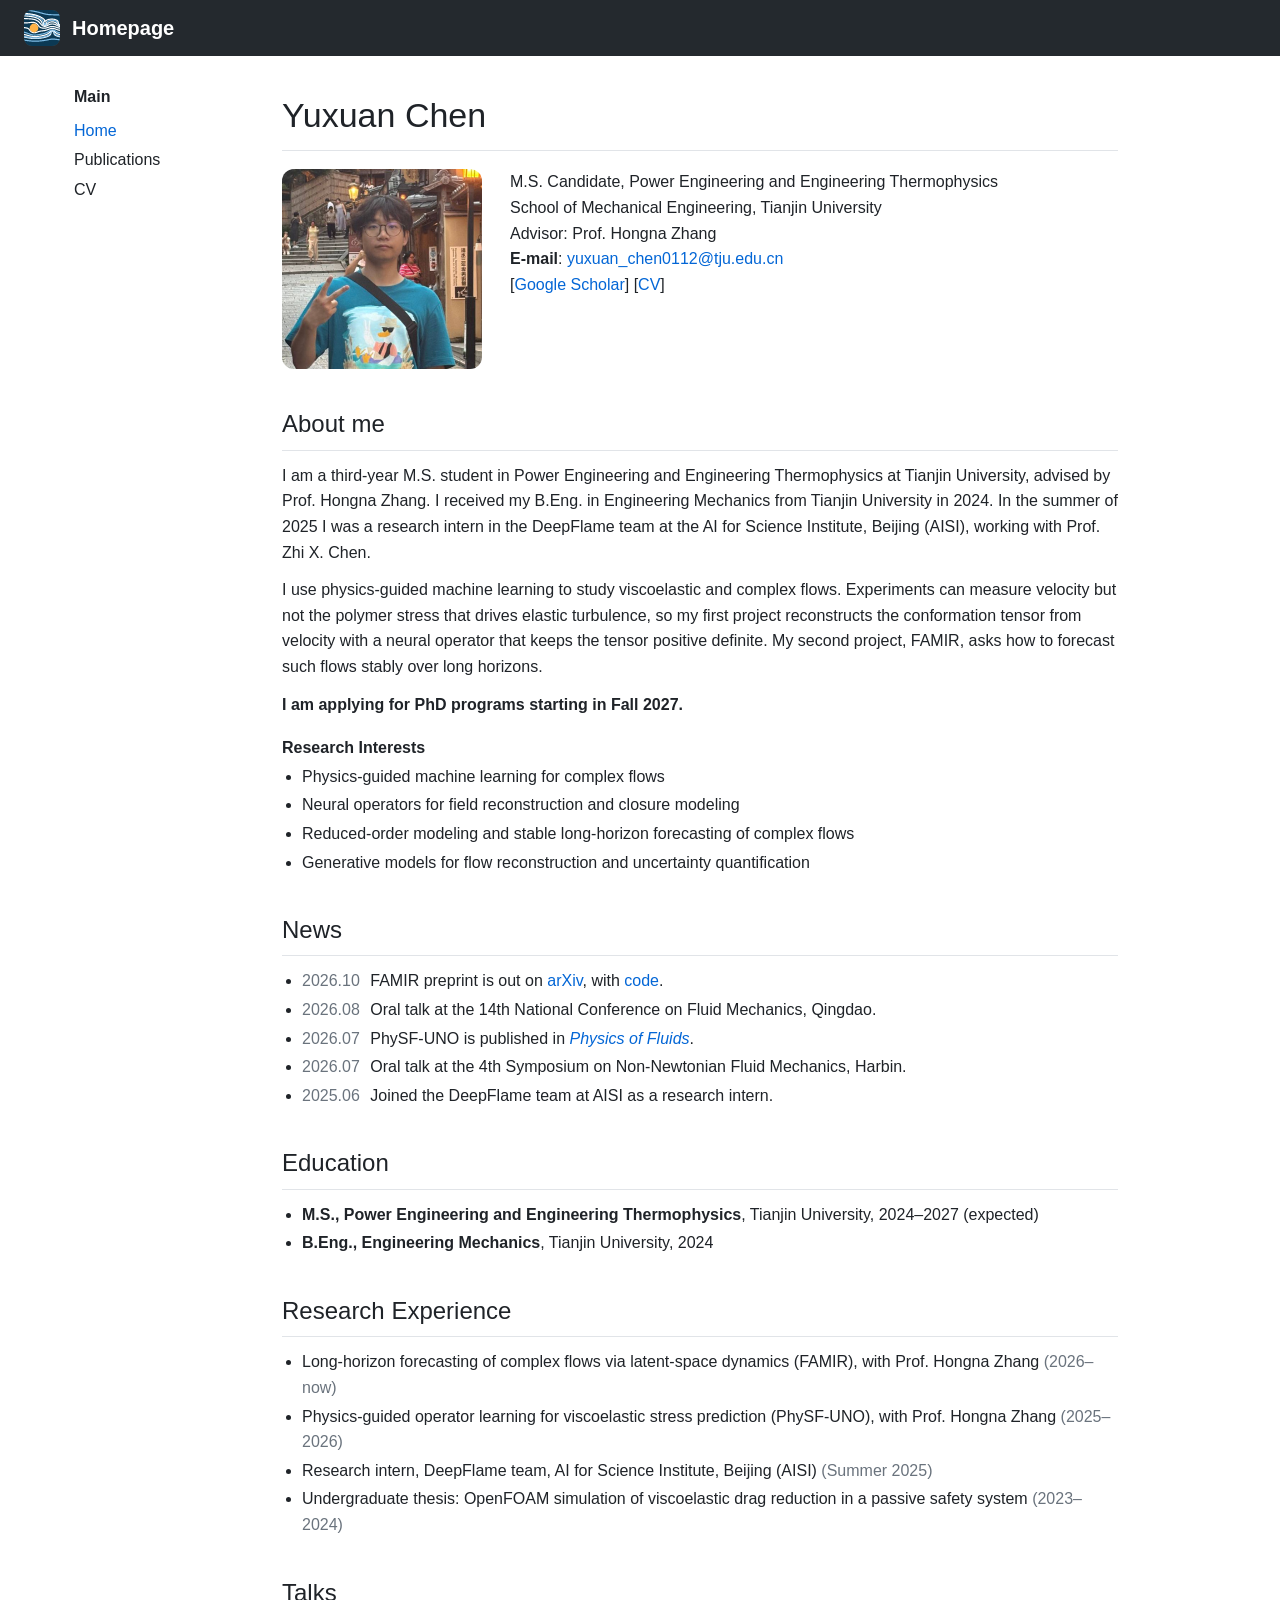
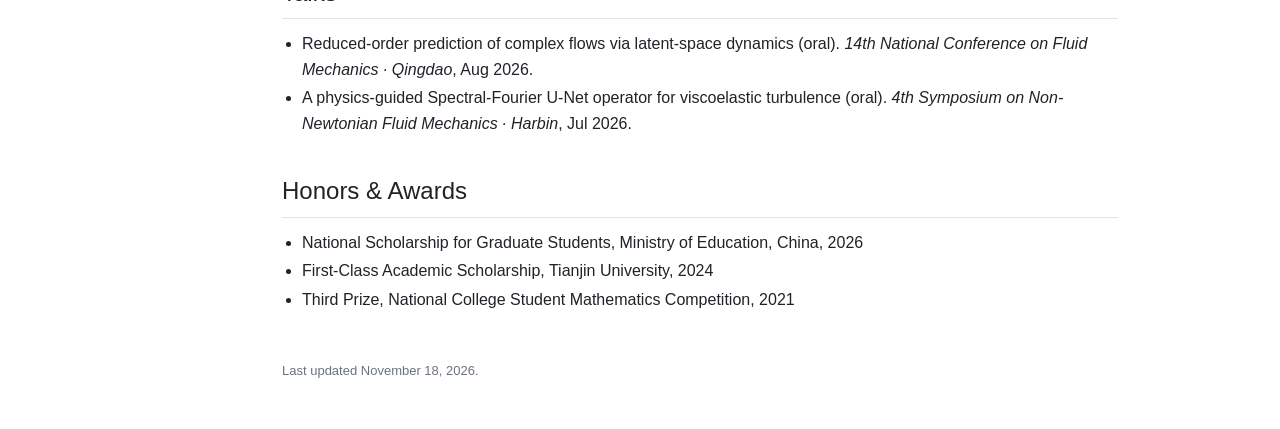
<file: index.html>
<!DOCTYPE html>
<html lang="en">
<head>
<meta charset="utf-8">
<meta name="viewport" content="width=device-width, initial-scale=1">
<title>Yuxuan Chen - Homepage</title>
<meta name="description" content="Yuxuan Chen is an M.S. student at Tianjin University who builds physics-guided machine-learning models for viscoelastic and complex flows.">
<link rel="stylesheet" href="simple.css">
<link rel="icon" href="assets/icon.svg">
</head>
<body>
<header class="topbar">
  <a class="brand" href="index.html"><span class="brand-icon"><img src="assets/icon.svg" alt=""></span><span>Homepage</span></a>
  <button class="menu-btn" aria-label="Menu" onclick="document.body.classList.toggle('menu-open')">&#9776;</button>
</header>
<div class="layout">
  <nav class="side">
    <div class="menu-category">Main</div>
    <div class="menu-item"><a href="index.html" class="current">Home</a></div>
    <div class="menu-item"><a href="publications.html">Publications</a></div>
    <div class="menu-item"><a href="CV/Yuxuan_Chen_CV.pdf" target="_blank">CV</a></div>
  </nav>
  <main class="content">
<div class="toptitle"><h1>Yuxuan Chen</h1></div>
<div class="intro"><img class="avatar" src="assets/photo.jpg" alt="Yuxuan Chen"><div class="intro-text"><p>M.S. Candidate, Power Engineering and Engineering Thermophysics<br>
School of Mechanical Engineering, Tianjin University<br>
Advisor: Prof. Hongna Zhang<br>
<b>E-mail</b>: <a href="mailto:yuxuan_chen0112@tju.edu.cn">yuxuan_chen0112@tju.edu.cn</a><br>
[<a href="https://scholar.google.com/citations?hl=en&amp;user=SWy_26EAAAAJ" target="_blank" rel="noopener">Google Scholar</a>] [<a href="CV/Yuxuan_Chen_CV.pdf" target="_blank">CV</a>]</p></div></div>
<h2>About me</h2>
<p>I am a third-year M.S. student in Power Engineering and Engineering Thermophysics at Tianjin University, advised by Prof. Hongna Zhang. I received my B.Eng. in Engineering Mechanics from Tianjin University in 2024. In the summer of 2025 I was a research intern in the DeepFlame team at the AI for Science Institute, Beijing (AISI), working with Prof. Zhi X. Chen.</p>
<p>I use physics-guided machine learning to study viscoelastic and complex flows. Experiments can measure velocity but not the polymer stress that drives elastic turbulence, so my first project reconstructs the conformation tensor from velocity with a neural operator that keeps the tensor positive definite. My second project, FAMIR, asks how to forecast such flows stably over long horizons.</p>
<p><b>I am applying for PhD programs starting in Fall 2027.</b></p>
<p class="label">Research Interests</p><ul class="plain"><li>Physics-guided machine learning for complex flows</li><li>Neural operators for field reconstruction and closure modeling</li><li>Reduced-order modeling and stable long-horizon forecasting of complex flows</li><li>Generative models for flow reconstruction and uncertainty quantification</li></ul>
<h2>News</h2><ul class="news"><li><span class="date">2026.10</span> FAMIR preprint is out on <a href="http://arxiv.org/abs/2610.36515" target="_blank">arXiv</a>, with <a href="https://github.com/yxchen112/FAMIR" target="_blank">code</a>.</li><li><span class="date">2026.08</span> Oral talk at the 14th National Conference on Fluid Mechanics, Qingdao.</li><li><span class="date">2026.07</span> PhySF-UNO is published in <a href="https://doi.org/10.1063/5.0333863" target="_blank"><i>Physics of Fluids</i></a>.</li><li><span class="date">2026.07</span> Oral talk at the 4th Symposium on Non-Newtonian Fluid Mechanics, Harbin.</li><li><span class="date">2025.06</span> Joined the DeepFlame team at AISI as a research intern.</li></ul>
<h2>Education</h2><ul class="plain"><li><b>M.S., Power Engineering and Engineering Thermophysics</b>, Tianjin University, 2024–2027 (expected)</li><li><b>B.Eng., Engineering Mechanics</b>, Tianjin University, 2024</li></ul>
<h2>Research Experience</h2><ul class="plain"><li>Long-horizon forecasting of complex flows via latent-space dynamics (FAMIR), with Prof. Hongna Zhang <span class="muted">(2026–now)</span></li><li>Physics-guided operator learning for viscoelastic stress prediction (PhySF-UNO), with Prof. Hongna Zhang <span class="muted">(2025–2026)</span></li><li>Research intern, DeepFlame team, AI for Science Institute, Beijing (AISI) <span class="muted">(Summer 2025)</span></li><li>Undergraduate thesis: OpenFOAM simulation of viscoelastic drag reduction in a passive safety system <span class="muted">(2023–2024)</span></li></ul>
<h2>Talks</h2><ul class="plain"><li>Reduced-order prediction of complex flows via latent-space dynamics (oral). <i>14th National Conference on Fluid Mechanics · Qingdao</i>, Aug 2026.</li><li>A physics-guided Spectral-Fourier U-Net operator for viscoelastic turbulence (oral). <i>4th Symposium on Non-Newtonian Fluid Mechanics · Harbin</i>, Jul 2026.</li></ul>
<h2>Honors &amp; Awards</h2><ul class="plain"><li>National Scholarship for Graduate Students, Ministry of Education, China, 2026</li><li>First-Class Academic Scholarship, Tianjin University, 2024</li><li>Third Prize, National College Student Mathematics Competition, 2021</li></ul>
    <footer>Last updated November 18, 2026.</footer>
  </main>
</div>
</body>
</html>
</file>
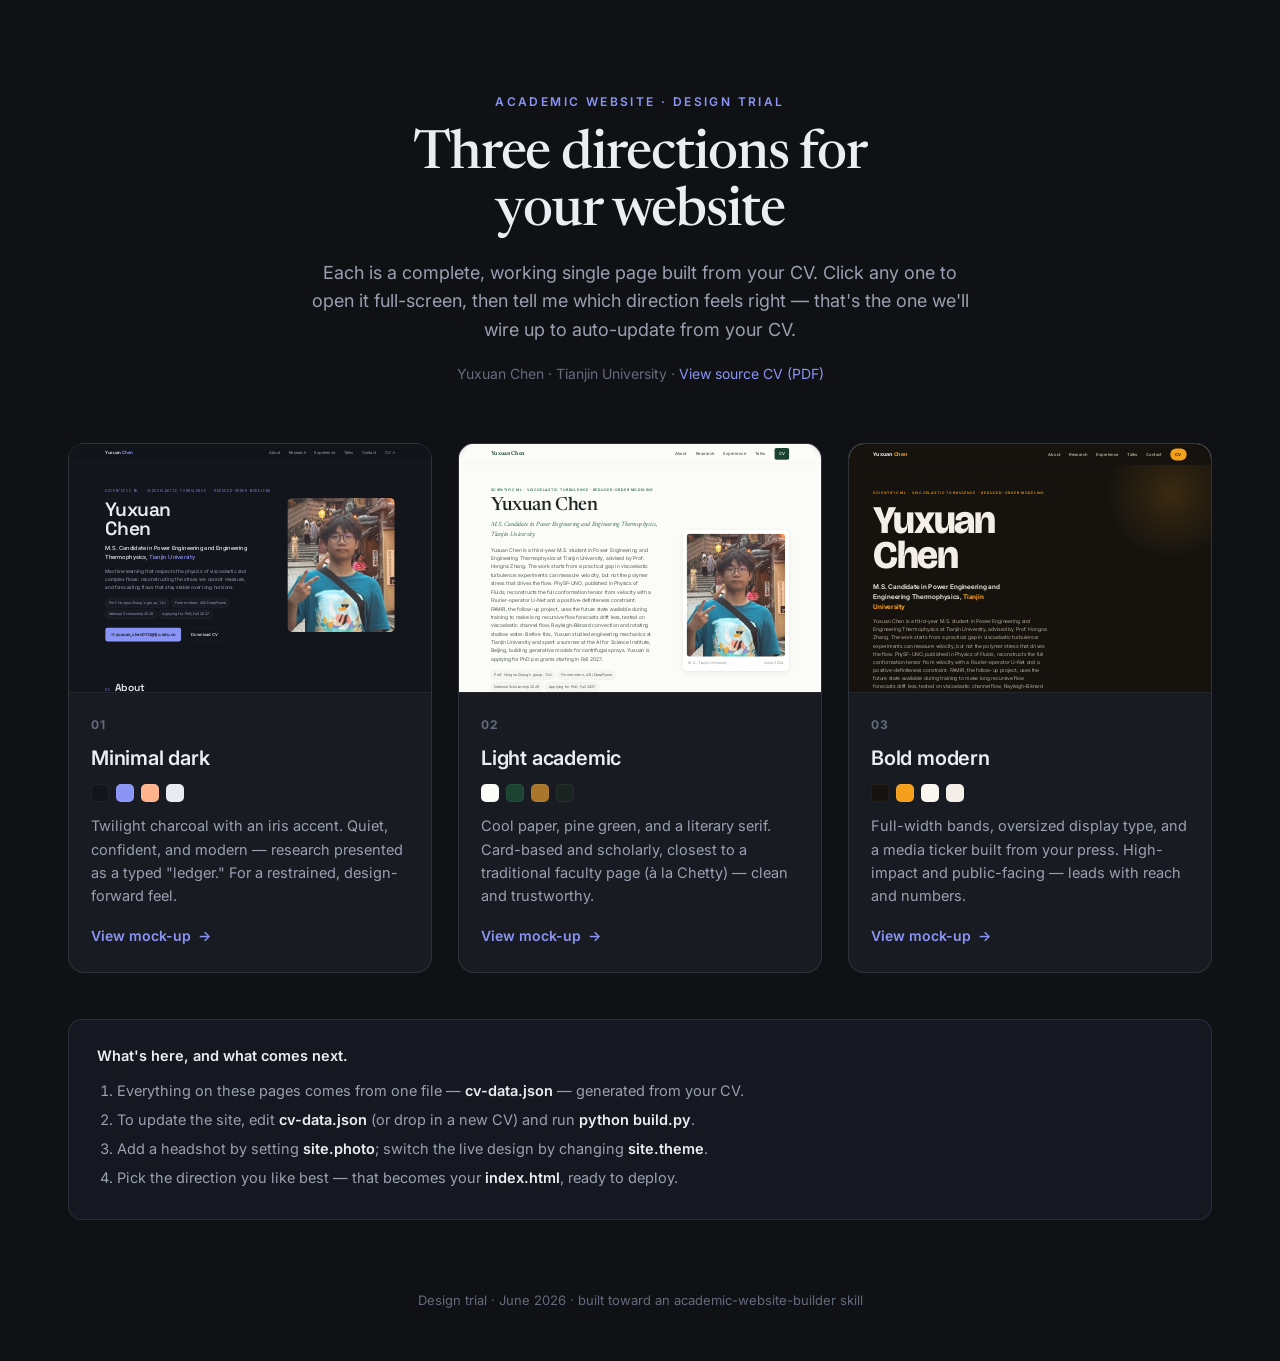
<file: preview.html>
<!DOCTYPE html>
<html lang="en">
<head>
<meta charset="UTF-8" />
<meta name="viewport" content="width=device-width, initial-scale=1.0" />
<title>Choose a design — Yuxuan Chen</title>
<meta name="description" content="Three design directions for Yuxuan Chen's academic website, built from a CV." />
<link rel="preconnect" href="https://fonts.googleapis.com" />
<link rel="preconnect" href="https://fonts.gstatic.com" crossorigin />
<link href="https://fonts.googleapis.com/css2?family=Inter:wght@400;500;600;700;800&family=Newsreader:ital,opsz,wght@0,6..72,500;1,6..72,400&display=swap" rel="stylesheet" />
<style>
  :root {
    --bg: #0f1115; --card: #181b22; --line: rgba(255,255,255,.10); --line-2: rgba(255,255,255,.06);
    --ink: #ecedf2; --muted: #9aa0b0; --faint: #646b7d; --accent: #8b95f5;
    --sans: 'Inter', system-ui, sans-serif; --serif: 'Newsreader', Georgia, serif;
  }
  * { box-sizing: border-box; margin: 0; padding: 0; }
  body { background: var(--bg); color: var(--ink); font-family: var(--sans); line-height: 1.6;
    -webkit-font-smoothing: antialiased; }
  a { color: inherit; text-decoration: none; }
  .wrap { max-width: 1200px; margin: 0 auto; padding: 0 28px; }

  header { padding: 74px 0 8px; text-align: center; }
  header .eyebrow { font-size: 12px; font-weight: 600; letter-spacing: 0.2em; text-transform: uppercase; color: var(--accent); }
  header h1 { font-family: var(--serif); font-weight: 500; font-size: clamp(34px, 6vw, 54px);
    letter-spacing: -0.02em; line-height: 1.05; margin: 16px auto 0; max-width: 16ch; }
  header p { color: var(--muted); font-size: 18px; max-width: 60ch; margin: 18px auto 0; }
  header .meta { color: var(--faint); font-size: 14px; margin-top: 18px; }
  header .meta a { color: var(--accent); border-bottom: 1px solid transparent; }
  header .meta a:hover { border-color: var(--accent); }

  .grid { display: grid; grid-template-columns: repeat(3, 1fr); gap: 26px; padding: 50px 0 30px; }
  .card { background: var(--card); border: 1px solid var(--line); border-radius: 16px; overflow: hidden;
    display: flex; flex-direction: column; transition: transform .22s ease, border-color .22s ease; }
  .card:hover { transform: translateY(-4px); border-color: var(--accent); }
  .shot { position: relative; aspect-ratio: 16/11; overflow: hidden; border-bottom: 1px solid var(--line);
    background: #0b0d11; }
  .shot iframe { border: 0; width: 1280px; height: 880px; transform-origin: top left; pointer-events: none; }
  .shot .open-overlay { position: absolute; inset: 0; display: flex; align-items: flex-end; justify-content: center;
    padding-bottom: 16px; opacity: 0; transition: opacity .2s ease;
    background: linear-gradient(to top, rgba(8,9,12,.7), transparent 45%); }
  .card:hover .shot .open-overlay { opacity: 1; }
  .open-overlay span { font-size: 13px; font-weight: 600; background: var(--accent); color: #15131f;
    padding: 9px 16px; border-radius: 999px; }
  .card-body { padding: 22px 22px 24px; display: flex; flex-direction: column; flex: 1; }
  .num { font-size: 12px; font-weight: 700; color: var(--faint); letter-spacing: 0.1em; }
  .card h2 { font-size: 20px; font-weight: 600; margin: 8px 0 6px; letter-spacing: -0.01em; }
  .card .swatches { display: flex; gap: 7px; margin: 4px 0 12px; }
  .sw { width: 18px; height: 18px; border-radius: 5px; border: 1px solid var(--line-2); }
  .card p { color: var(--muted); font-size: 14.5px; flex: 1; }
  .card .go { margin-top: 18px; font-size: 14px; font-weight: 600; color: var(--accent);
    display: inline-flex; align-items: center; gap: 7px; }
  .card .go::after { content: "→"; transition: transform .2s ease; }
  .card:hover .go::after { transform: translateX(4px); }

  .note { border: 1px solid var(--line); border-radius: 14px; padding: 24px 28px; margin: 16px 0 70px;
    color: var(--muted); font-size: 14.5px; background: rgba(139,149,245,.05); }
  .note b { color: var(--ink); font-weight: 600; }
  .note ol { margin: 12px 0 0 20px; }
  .note li { margin: 6px 0; }
  footer { color: var(--faint); font-size: 13px; text-align: center; padding-bottom: 50px; }

  @media (max-width: 900px) { .grid { grid-template-columns: 1fr; max-width: 460px; margin: 0 auto; } }
  :focus-visible { outline: 2px solid var(--accent); outline-offset: 3px; border-radius: 6px; }
</style>
</head>
<body>
<header>
  <div class="wrap">
    <p class="eyebrow">Academic website · design trial</p>
    <h1>Three directions for your website</h1>
    <p>Each is a complete, working single page built from your CV. Click any one to open it full-screen, then tell me which direction feels right — that's the one we'll wire up to auto-update from your CV.</p>
    <p class="meta">Yuxuan Chen · Tianjin University · <a href="CV/Yuxuan_Chen_CV.pdf">View source CV (PDF)</a></p>
  </div>
</header>

<div class="wrap">
  <div class="grid">
    <a class="card" href="site-minimal-dark.html">
      <div class="shot"><iframe src="site-minimal-dark.html" title="Minimal dark theme preview" loading="lazy" tabindex="-1"></iframe><div class="open-overlay"><span>Open full page</span></div></div>
      <div class="card-body">
        <span class="num">01</span>
        <h2>Minimal dark</h2>
        <div class="swatches"><i class="sw" style="background:#13151c"></i><i class="sw" style="background:#8b95f5"></i><i class="sw" style="background:#ffb38a"></i><i class="sw" style="background:#e9ebf3"></i></div>
        <p>Twilight charcoal with an iris accent. Quiet, confident, and modern — research presented as a typed "ledger." For a restrained, design-forward feel.</p>
        <span class="go">View mock-up</span>
      </div>
    </a>

    <a class="card" href="site-light-academic.html">
      <div class="shot"><iframe src="site-light-academic.html" title="Light academic theme preview" loading="lazy" tabindex="-1"></iframe><div class="open-overlay"><span>Open full page</span></div></div>
      <div class="card-body">
        <span class="num">02</span>
        <h2>Light academic</h2>
        <div class="swatches"><i class="sw" style="background:#fbfbf8"></i><i class="sw" style="background:#1b4332"></i><i class="sw" style="background:#a9762a"></i><i class="sw" style="background:#1a2420"></i></div>
        <p>Cool paper, pine green, and a literary serif. Card-based and scholarly, closest to a traditional faculty page (à la Chetty) — clean and trustworthy.</p>
        <span class="go">View mock-up</span>
      </div>
    </a>

    <a class="card" href="site-bold-modern.html">
      <div class="shot"><iframe src="site-bold-modern.html" title="Bold modern theme preview" loading="lazy" tabindex="-1"></iframe><div class="open-overlay"><span>Open full page</span></div></div>
      <div class="card-body">
        <span class="num">03</span>
        <h2>Bold modern</h2>
        <div class="swatches"><i class="sw" style="background:#16130f"></i><i class="sw" style="background:#f4a01c"></i><i class="sw" style="background:#faf6ee"></i><i class="sw" style="background:#f4efe6"></i></div>
        <p>Full-width bands, oversized display type, and a media ticker built from your press. High-impact and public-facing — leads with reach and numbers.</p>
        <span class="go">View mock-up</span>
      </div>
    </a>
  </div>

  <div class="note">
    <b>What's here, and what comes next.</b>
    <ol>
      <li>Everything on these pages comes from one file — <b>cv-data.json</b> — generated from your CV.</li>
      <li>To update the site, edit <b>cv-data.json</b> (or drop in a new CV) and run <b>python build.py</b>.</li>
      <li>Add a headshot by setting <b>site.photo</b>; switch the live design by changing <b>site.theme</b>.</li>
      <li>Pick the direction you like best — that becomes your <b>index.html</b>, ready to deploy.</li>
    </ol>
  </div>
</div>

<footer><div class="wrap">Design trial · June 2026 · built toward an academic-website-builder skill</div></footer>

<script>
  // scale each preview iframe to fit its container width (true thumbnail of the live page)
  function scalePreviews() {
    document.querySelectorAll('.shot').forEach(function (shot) {
      var iframe = shot.querySelector('iframe');
      if (!iframe) return;
      var scale = shot.clientWidth / 1280;
      iframe.style.transform = 'scale(' + scale + ')';
      iframe.style.height = (shot.clientHeight / scale) + 'px';
    });
  }
  window.addEventListener('load', scalePreviews);
  window.addEventListener('resize', scalePreviews);
  scalePreviews();
</script>

</body>
</html>
</file>
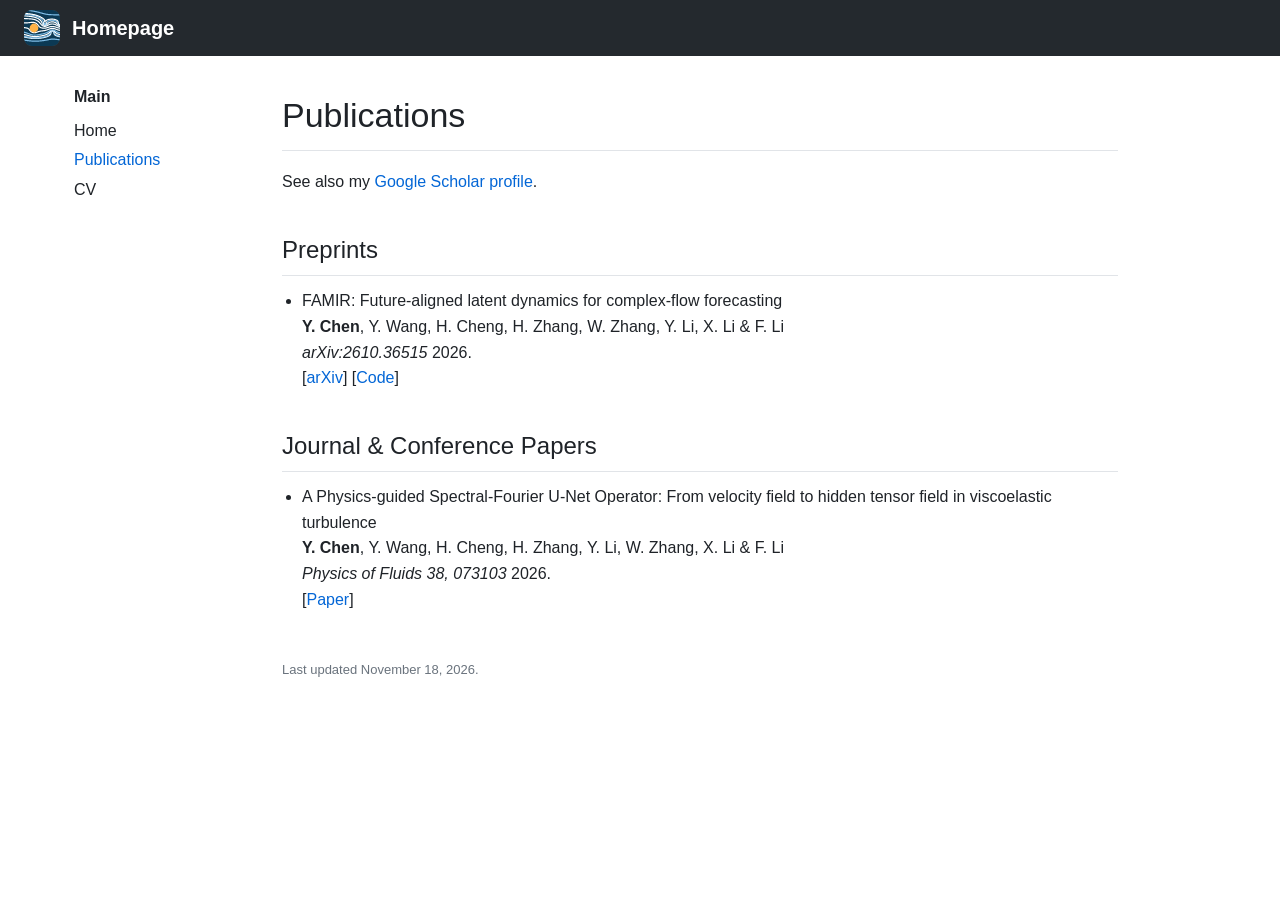
<file: publications.html>
<!DOCTYPE html>
<html lang="en">
<head>
<meta charset="utf-8">
<meta name="viewport" content="width=device-width, initial-scale=1">
<title>Yuxuan Chen - Publications</title>
<meta name="description" content="Yuxuan Chen is an M.S. student at Tianjin University who builds physics-guided machine-learning models for viscoelastic and complex flows.">
<link rel="stylesheet" href="simple.css">
<link rel="icon" href="assets/icon.svg">
</head>
<body>
<header class="topbar">
  <a class="brand" href="index.html"><span class="brand-icon"><img src="assets/icon.svg" alt=""></span><span>Homepage</span></a>
  <button class="menu-btn" aria-label="Menu" onclick="document.body.classList.toggle('menu-open')">&#9776;</button>
</header>
<div class="layout">
  <nav class="side">
    <div class="menu-category">Main</div>
    <div class="menu-item"><a href="index.html">Home</a></div>
    <div class="menu-item"><a href="publications.html" class="current">Publications</a></div>
    <div class="menu-item"><a href="CV/Yuxuan_Chen_CV.pdf" target="_blank">CV</a></div>
  </nav>
  <main class="content">
<div class="toptitle"><h1>Publications</h1></div>
<p>See also my <a href="https://scholar.google.com/citations?hl=en&amp;user=SWy_26EAAAAJ" target="_blank" rel="noopener">Google Scholar profile</a>.</p>
<h2>Preprints</h2><ul class="pubs"><li>FAMIR: Future-aligned latent dynamics for complex-flow forecasting<br><b>Y. Chen</b>, Y. Wang, H. Cheng, H. Zhang, W. Zhang, Y. Li, X. Li &amp; F. Li<br><i>arXiv:2610.36515</i> 2026.<br>[<a href="http://arxiv.org/abs/2610.36515" target="_blank" rel="noopener">arXiv</a>] [<a href="https://github.com/yxchen112/FAMIR" target="_blank" rel="noopener">Code</a>]</li></ul>
<h2>Journal &amp; Conference Papers</h2><ul class="pubs"><li>A Physics-guided Spectral-Fourier U-Net Operator: From velocity field to hidden tensor field in viscoelastic turbulence<br><b>Y. Chen</b>, Y. Wang, H. Cheng, H. Zhang, Y. Li, W. Zhang, X. Li &amp; F. Li<br><i>Physics of Fluids 38, 073103</i> 2026.<br>[<a href="https://doi.org/10.1063/5.0333863" target="_blank" rel="noopener">Paper</a>]</li></ul>
    <footer>Last updated November 18, 2026.</footer>
  </main>
</div>
</body>
</html>
</file>
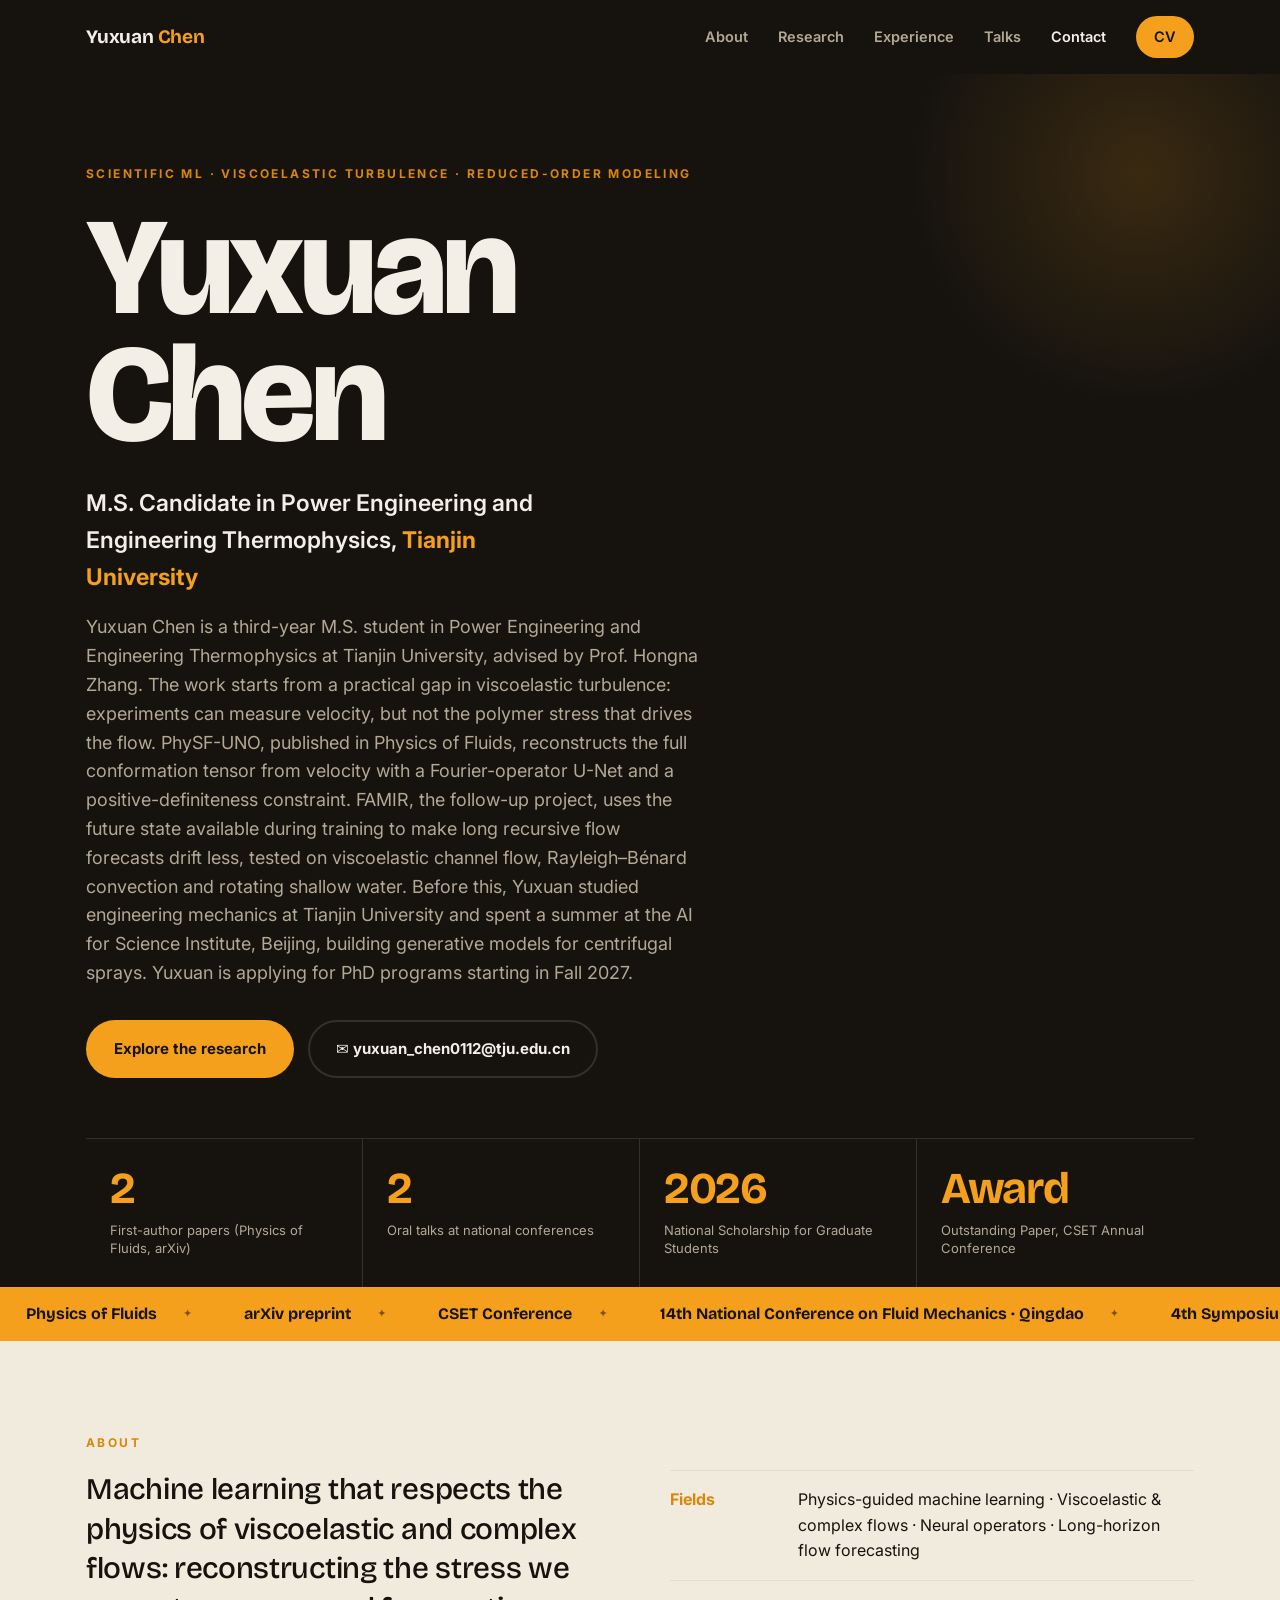
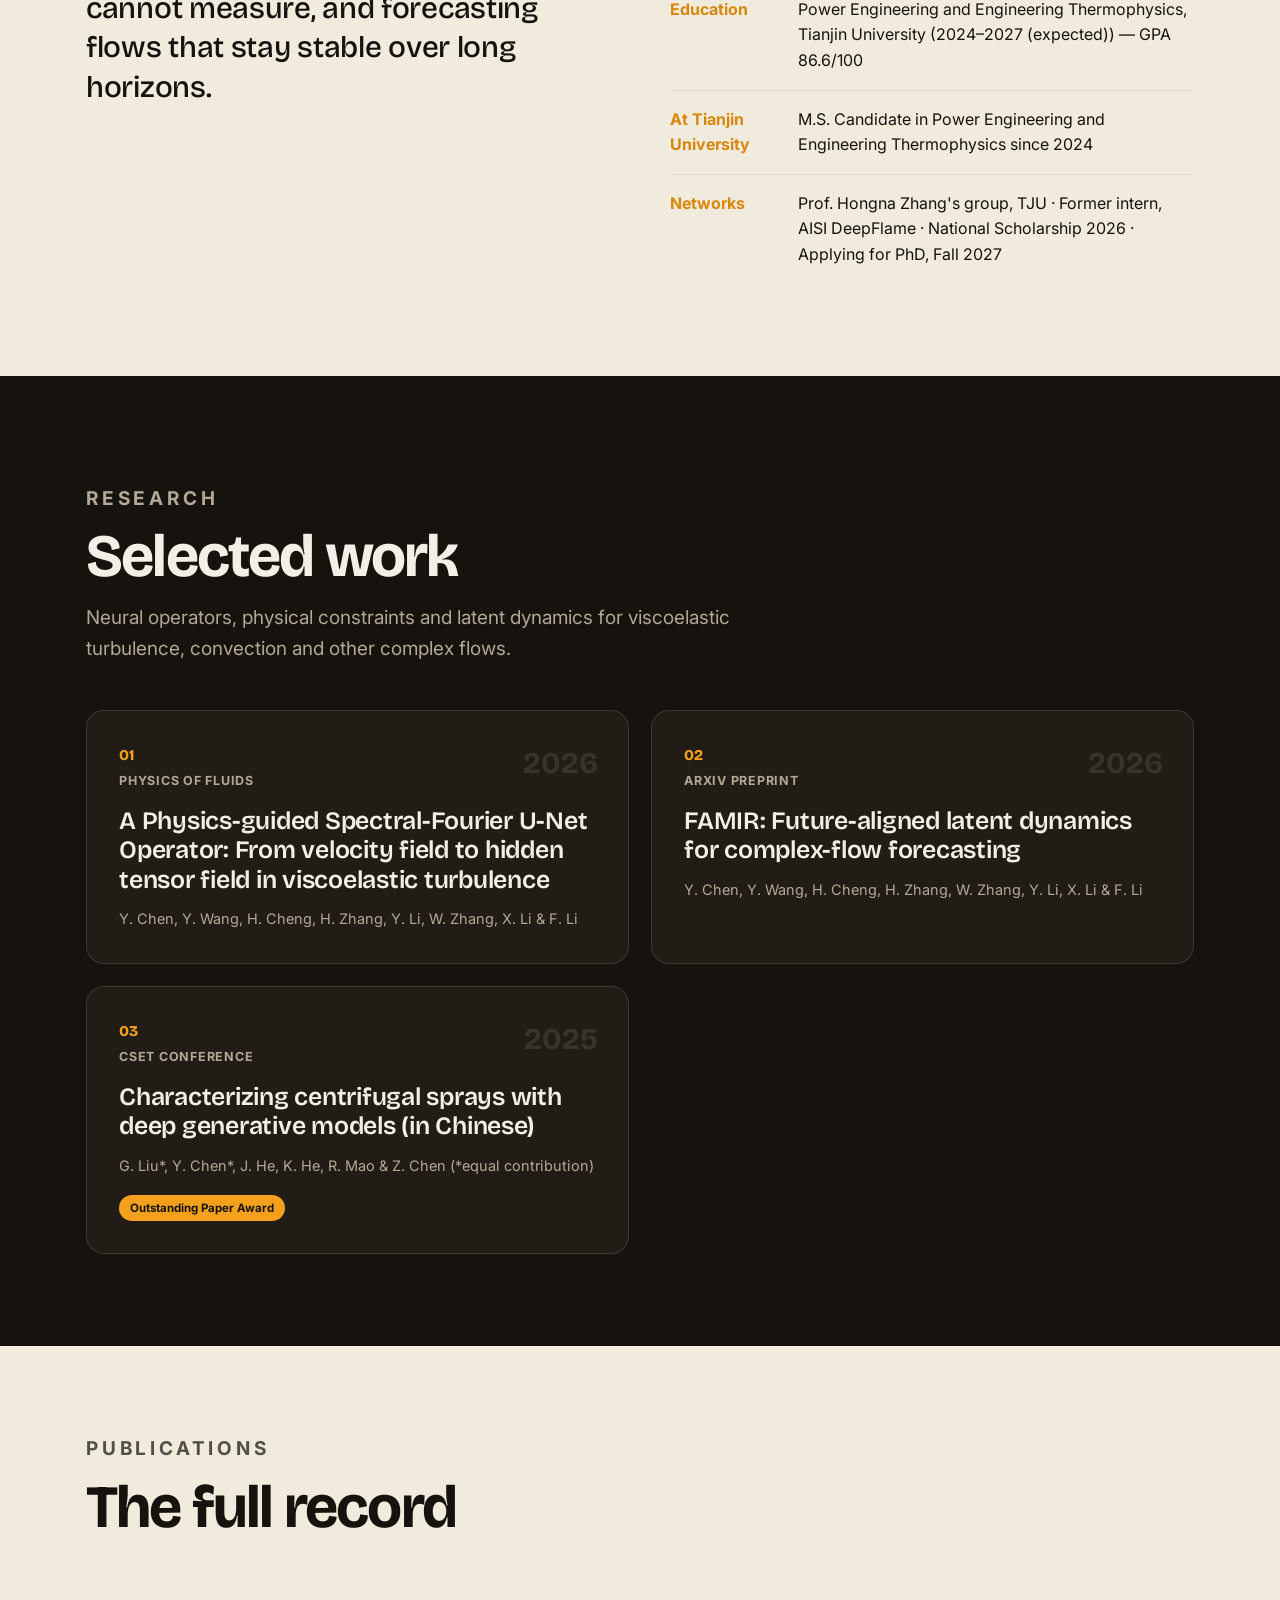
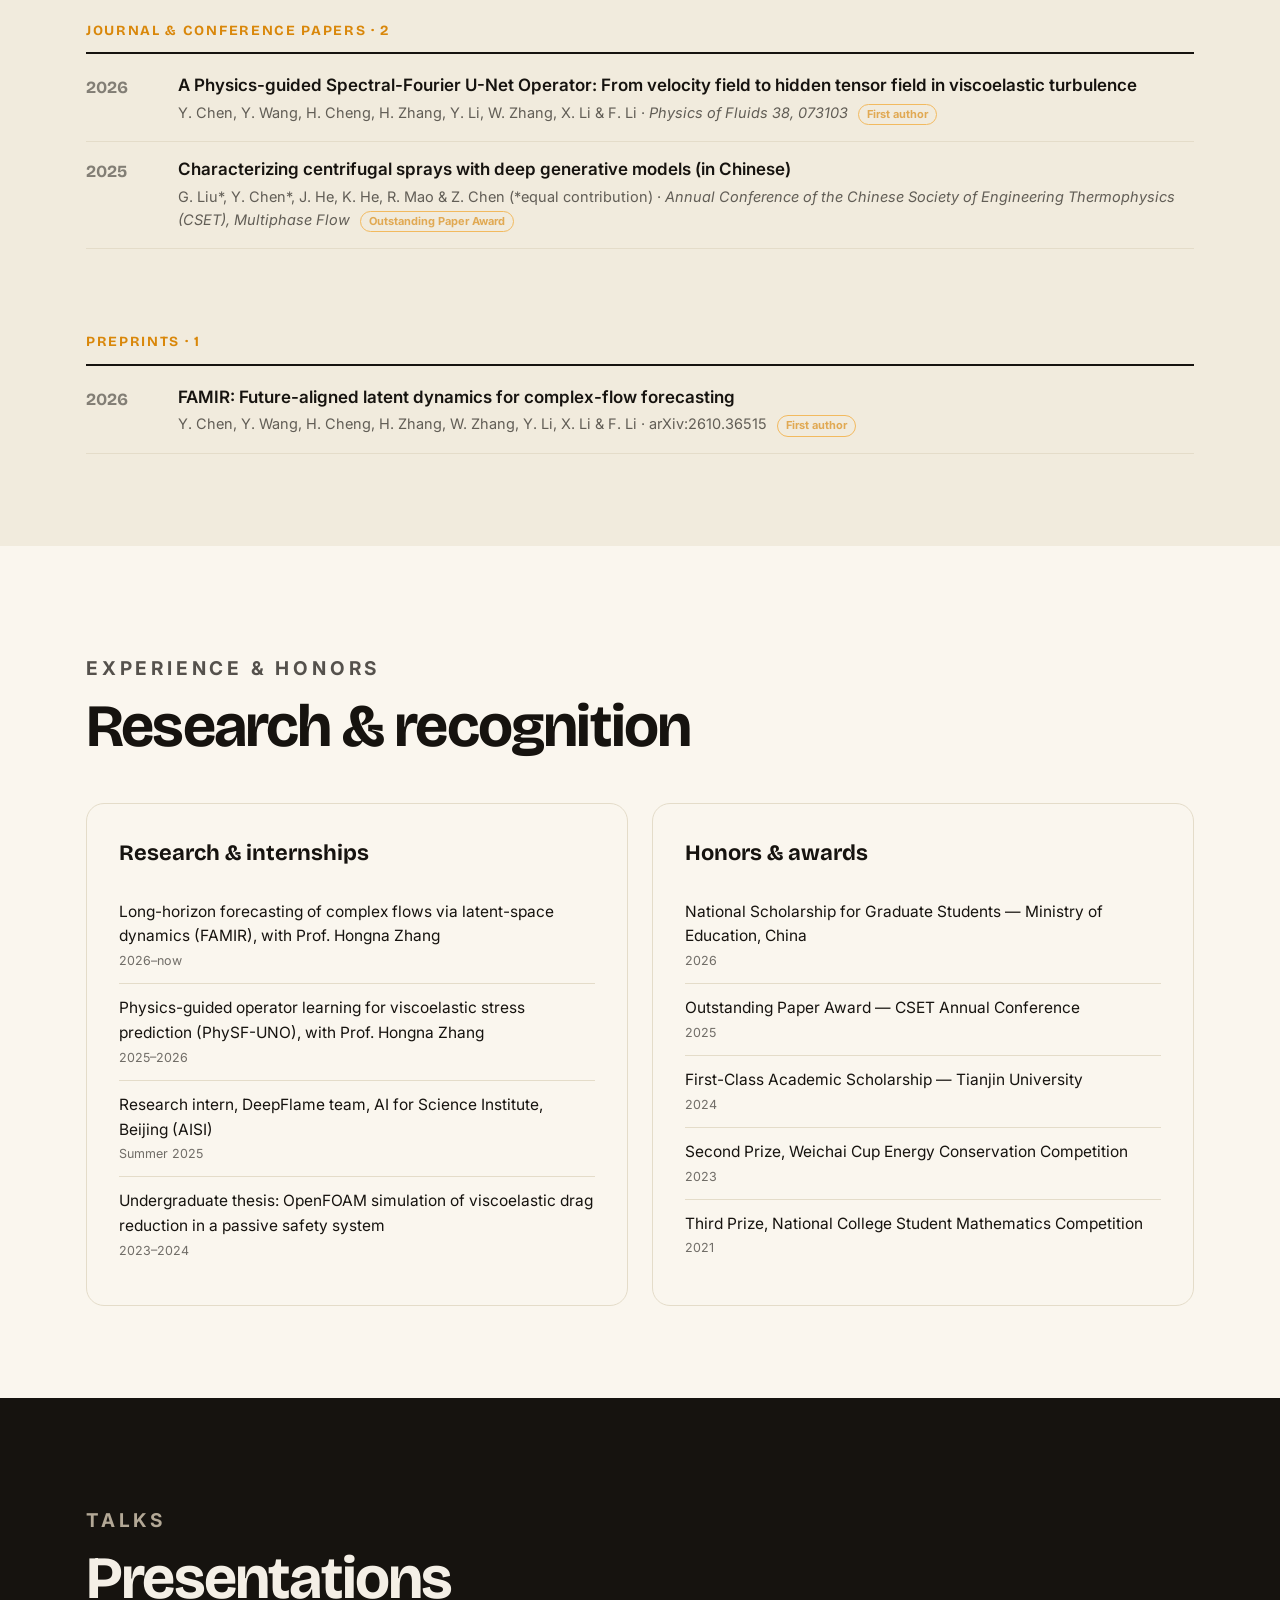
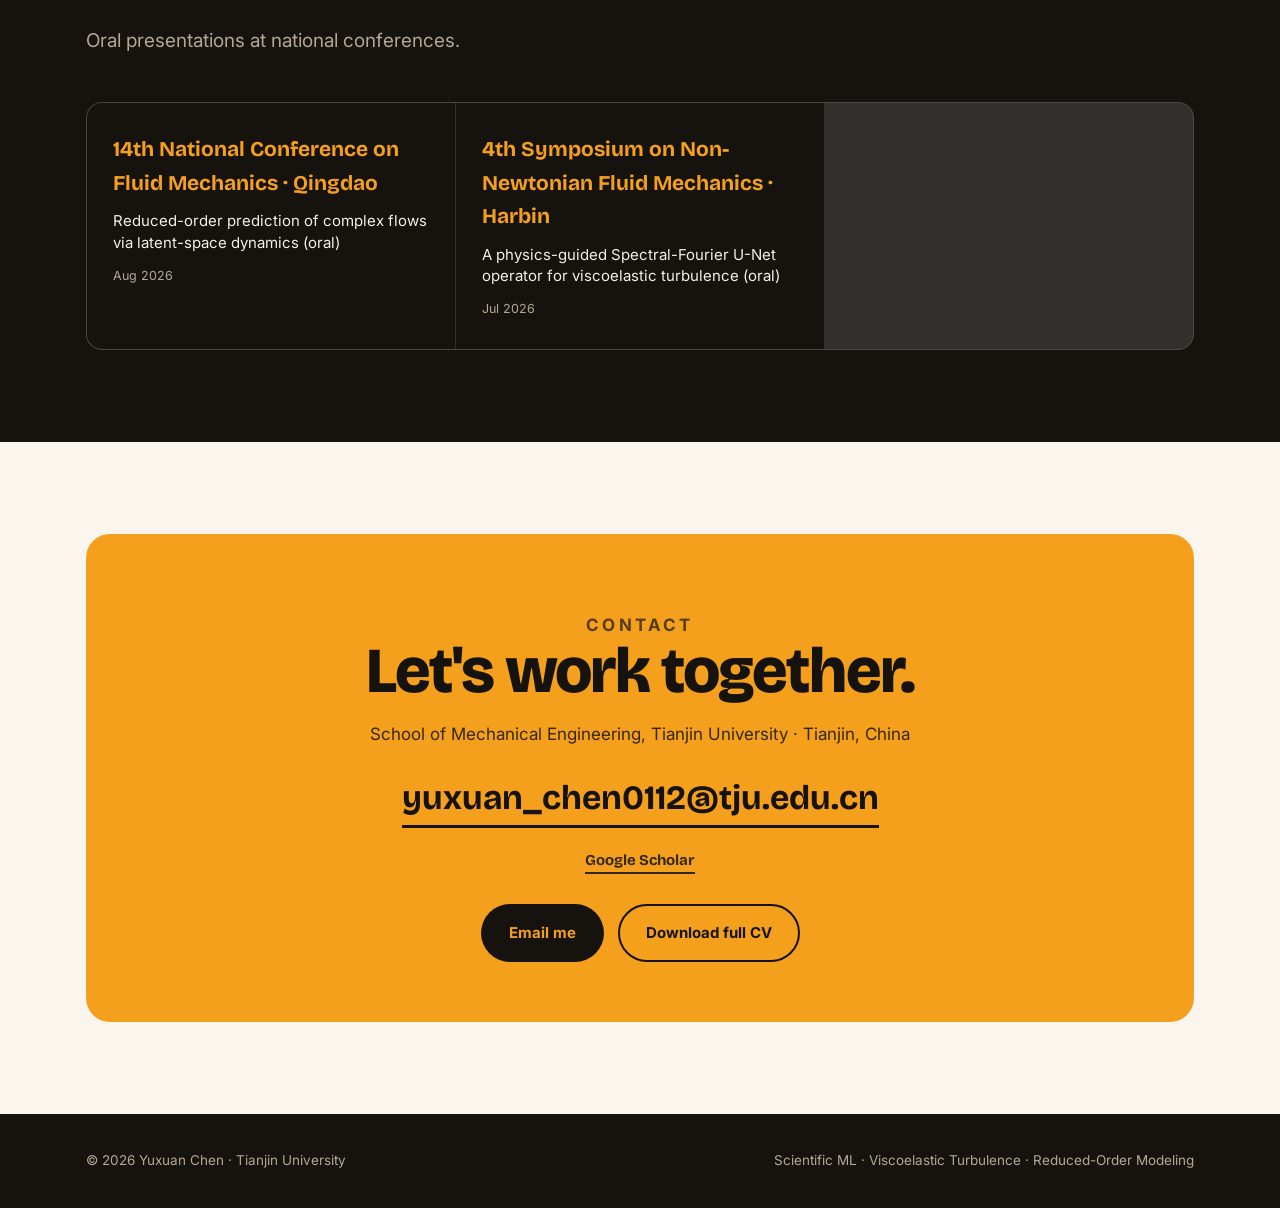
<file: site-bold-modern.html>
<!DOCTYPE html>
<html lang="en">
<head>
<meta charset="UTF-8" />
<meta name="viewport" content="width=device-width, initial-scale=1.0" />
<title>Yuxuan Chen — M.S. Candidate in Power Engineering and Engineering Thermophysics</title>
<meta name="description" content="Yuxuan Chen, M.S. Candidate in Power Engineering and Engineering Thermophysics at Tianjin University." />
<link rel="preconnect" href="https://fonts.googleapis.com" />
<link rel="preconnect" href="https://fonts.gstatic.com" crossorigin />
<link href="https://fonts.googleapis.com/css2?family=Bricolage+Grotesque:opsz,wght@12..96,500;12..96,600;12..96,700;12..96,800&family=Inter:wght@400;500;600;700&display=swap" rel="stylesheet" />
<style>
  /* ============ THEME 3 — BOLD MODERN (warm ink / marigold, full-width bands) ============ */
  :root {
    --ink:     #16130f;   /* warm near-black */
    --ink-2:   #211c16;
    --paper:   #faf6ee;   /* warm paper */
    --paper-2: #f1eadc;
    --cream:   #f1ebdd;
    --gold:    #f4a01c;   /* marigold — signature */
    --gold-d:  #d9870a;
    --ink-soft:#cdbfab;
    --on-ink:  #f4efe6;
    --on-ink-mute: #b3a896;
    --line-ink: rgba(255,255,255,0.12);
    --line-pap: #e4dcc9;
    --maxw: 1180px;
    --disp: 'Bricolage Grotesque', system-ui, sans-serif;
    --body: 'Inter', system-ui, sans-serif;
  }
  * { box-sizing: border-box; margin: 0; padding: 0; }
  html { scroll-behavior: smooth; }
  @media (prefers-reduced-motion: reduce) { html { scroll-behavior: auto; } }
  body { background: var(--paper); color: var(--ink); font-family: var(--body);
    font-size: 17px; line-height: 1.6; -webkit-font-smoothing: antialiased; overflow-x: hidden; }
  a { color: inherit; text-decoration: none; }
  .wrap { max-width: var(--maxw); margin: 0 auto; padding: 0 36px; }
  .kicker { font-family: var(--body); font-size: 12px; font-weight: 700; letter-spacing: 0.2em;
    text-transform: uppercase; color: var(--gold-d); }

  /* ---------- nav ---------- */
  header.nav { position: sticky; top: 0; z-index: 60; background: var(--ink); transition: box-shadow .25s ease, padding .25s ease; }
  .nav-inner { display: flex; align-items: center; justify-content: space-between; height: 74px; transition: height .25s ease; }
  header.nav.scrolled { box-shadow: 0 6px 30px rgba(0,0,0,.25); }
  header.nav.scrolled .nav-inner { height: 60px; }
  .brand { font-family: var(--disp); font-weight: 700; font-size: 19px; color: var(--on-ink); letter-spacing: -0.01em; }
  .brand b { color: var(--gold); }
  .nav-links { display: flex; gap: 30px; align-items: center; }
  .nav-links a { font-size: 14.5px; font-weight: 600; color: var(--on-ink-mute); transition: color .2s ease; }
  .nav-links a:hover, .nav-links a.active { color: var(--on-ink); }
  .nav-links a.cv { background: var(--gold); color: var(--ink) !important; padding: 9px 18px; border-radius: 999px; }
  .nav-links a.cv:hover { background: #ffb43e; }
  .menu-btn { display: none; background: none; border: 1px solid var(--line-ink); color: var(--on-ink);
    width: 44px; height: 44px; border-radius: 10px; cursor: pointer; font-size: 18px; }

  /* ---------- HERO (full-bleed ink) ---------- */
  .hero { background: var(--ink); color: var(--on-ink); padding: 90px 0 0; position: relative; overflow: hidden; }
  .hero::before { content: ""; position: absolute; top: -160px; right: -120px; width: 520px; height: 520px;
    background: radial-gradient(circle, rgba(244,160,28,0.16), transparent 62%); pointer-events: none; }
  .hero-inner { position: relative; }
  .hero h1 { font-family: var(--disp); font-weight: 800; font-size: clamp(52px, 11vw, 138px);
    line-height: 0.92; letter-spacing: -0.035em; margin: 22px 0 0; }
  .hero h1 .amp { color: var(--gold); }
  .hero .role { font-size: clamp(18px, 2.4vw, 23px); font-weight: 600; margin-top: 26px; max-width: 30ch; }
  .hero .role b { color: var(--gold); font-weight: 700; }
  .hero .blurb { color: var(--on-ink-mute); font-size: 18px; margin-top: 18px; max-width: 56ch; }
  .hero-cta { display: flex; flex-wrap: wrap; gap: 14px; margin: 32px 0 60px; }
  .btn { display: inline-flex; align-items: center; gap: 9px; font-size: 15px; font-weight: 700;
    padding: 15px 26px; border-radius: 999px; cursor: pointer; transition: all .2s ease; border: 2px solid transparent; }
  .btn-gold { background: var(--gold); color: var(--ink); }
  .btn-gold:hover { background: #ffb43e; transform: translateY(-2px); }
  .btn-line { border-color: var(--line-ink); color: var(--on-ink); }
  .btn-line:hover { border-color: var(--gold); color: var(--gold); }

  /* stat callouts */
  .stat-strip { display: grid; grid-template-columns: repeat(4, 1fr); gap: 0;
    border-top: 1px solid var(--line-ink); }
  .stat-strip .s { padding: 28px 24px 30px; border-right: 1px solid var(--line-ink); }
  .stat-strip .s:last-child { border-right: none; }
  .stat-strip .n { font-family: var(--disp); font-weight: 700; font-size: 44px; color: var(--gold); letter-spacing: -0.03em; line-height: 1; }
  .stat-strip .l { font-size: 13px; color: var(--on-ink-mute); margin-top: 10px; line-height: 1.4; }

  /* ---------- media ticker (signature) ---------- */
  .ticker { background: var(--gold); color: var(--ink); overflow: hidden; white-space: nowrap; }
  .ticker-track { display: inline-flex; gap: 0; padding: 14px 0; animation: scroll 32s linear infinite; }
  .ticker-track span { font-family: var(--disp); font-weight: 700; font-size: 16px; padding: 0 26px;
    display: inline-flex; align-items: center; gap: 26px; }
  .ticker-track span::after { content: "✦"; font-size: 11px; opacity: .55; }
  @keyframes scroll { from { transform: translateX(0); } to { transform: translateX(-50%); } }
  @media (prefers-reduced-motion: reduce) { .ticker-track { animation: none; } }
  .ticker:hover .ticker-track { animation-play-state: paused; }

  /* ---------- sections ---------- */
  section { padding: 92px 0; }
  .band-ink { background: var(--ink); color: var(--on-ink); }
  .band-cream { background: var(--cream); }
  .sec-head { max-width: 64ch; margin-bottom: 46px; }
  .sec-head h2 { font-family: var(--disp); font-weight: 700; font-size: clamp(34px, 5.5vw, 60px);
    letter-spacing: -0.03em; line-height: 1.02; margin-top: 12px; }
  .sec-head p { font-size: 19px; color: var(--ink); opacity: .72; margin-top: 16px; }
  .band-ink .sec-head p { color: var(--on-ink-mute); opacity: 1; }

  /* about split */
  .about-grid { display: grid; grid-template-columns: 1fr 1fr; gap: 60px; align-items: start; }
  .about-grid p.lead { font-family: var(--disp); font-weight: 500; font-size: clamp(22px, 2.8vw, 30px);
    line-height: 1.32; letter-spacing: -0.01em; }
  .fact-list { list-style: none; }
  .fact-list li { display: flex; gap: 18px; padding: 16px 0; border-top: 1px solid var(--line-pap); font-size: 16px; }
  .fact-list li .k { font-weight: 700; min-width: 110px; color: var(--gold-d); }

  /* ---------- featured research (big cards) ---------- */
  .feat-grid { display: grid; grid-template-columns: repeat(2, 1fr); gap: 22px; }
  .feat { background: var(--ink-2); border: 1px solid var(--line-ink); border-radius: 18px; padding: 32px;
    transition: transform .22s ease, border-color .22s ease; position: relative; overflow: hidden; }
  .feat:hover { transform: translateY(-4px); border-color: var(--gold); }
  .feat .num { font-family: var(--disp); font-weight: 800; font-size: 15px; color: var(--gold); }
  .feat .venue { font-size: 12.5px; font-weight: 700; letter-spacing: 0.06em; text-transform: uppercase;
    color: var(--on-ink-mute); margin-top: 4px; }
  .feat h3 { font-family: var(--disp); font-weight: 600; font-size: 25px; line-height: 1.18;
    letter-spacing: -0.01em; margin: 16px 0 12px; color: var(--on-ink); }
  .feat .auth { font-size: 14.5px; color: var(--on-ink-mute); }
  .feat .yr { position: absolute; top: 28px; right: 30px; font-family: var(--disp); font-weight: 700;
    font-size: 30px; color: rgba(255,255,255,0.10); }
  .feat .press { display: inline-block; font-size: 11.5px; font-weight: 700; color: var(--ink);
    background: var(--gold); padding: 4px 11px; border-radius: 999px; margin-top: 18px; }

  /* full list (on cream) */
  .listblock { margin-top: 60px; }
  .lb-head { font-family: var(--disp); font-weight: 700; font-size: 14px; letter-spacing: 0.12em;
    text-transform: uppercase; color: var(--gold-d); padding: 22px 0 10px; border-bottom: 2px solid var(--ink); margin-bottom: 4px; }
  .li { display: grid; grid-template-columns: 70px 1fr; gap: 22px; padding: 16px 0; border-bottom: 1px solid var(--line-pap); }
  .li .y { font-family: var(--disp); font-weight: 700; font-size: 17px; color: var(--ink); opacity: .5; }
  .li .t { font-weight: 600; font-size: 17px; line-height: 1.38; }
  .li .t a:hover { color: var(--gold-d); }
  .li .m { font-size: 14.5px; color: var(--ink); opacity: .65; margin-top: 3px; }
  .li .m i { font-style: italic; }
  .pill { display: inline-block; font-size: 11px; font-weight: 700; color: var(--gold-d);
    border: 1.5px solid var(--gold); padding: 1px 8px; border-radius: 999px; margin-left: 6px; }

  /* teaching */
  .duo { display: grid; grid-template-columns: 1fr 1fr; gap: 24px; }
  .tcard { background: var(--paper); border: 1px solid var(--line-pap); border-radius: 18px; padding: 32px; }
  .band-ink .tcard { background: var(--ink-2); border-color: var(--line-ink); }
  .tcard h3 { font-family: var(--disp); font-weight: 700; font-size: 22px; margin-bottom: 16px; }
  .tlist { list-style: none; }
  .tlist li { padding: 12px 0; border-top: 1px solid var(--line-pap); font-size: 15.5px; }
  .band-ink .tlist li { border-color: var(--line-ink); }
  .tlist li:first-child { border-top: none; }
  .tlist li span { display: block; opacity: .6; font-size: 12.5px; margin-top: 2px; }

  /* media band */
  .media-grid { display: grid; grid-template-columns: repeat(3, 1fr); gap: 1px; background: var(--line-ink); border: 1px solid var(--line-ink); border-radius: 16px; overflow: hidden; }
  .mcard { background: var(--ink); padding: 30px 26px; transition: background .2s ease; }
  .mcard:hover { background: var(--ink-2); }
  .mcard .o { font-family: var(--disp); font-weight: 700; font-size: 21px; color: var(--gold); }
  .mcard .h { font-size: 15px; line-height: 1.45; margin-top: 10px; color: var(--on-ink); }
  .mcard .d { font-size: 12.5px; color: var(--on-ink-mute); margin-top: 12px; }

  /* contact */
  .contact { background: var(--gold); color: var(--ink); border-radius: 24px; padding: 60px; text-align: center; }
  .contact h2 { font-family: var(--disp); font-weight: 800; font-size: clamp(34px, 6vw, 64px); letter-spacing: -0.03em; line-height: 1; }
  .contact p { font-size: 17px; margin-top: 18px; opacity: .85; }
  .contact .email { display: inline-block; font-family: var(--disp); font-weight: 700; font-size: clamp(22px,3.5vw,34px);
    margin-top: 22px; border-bottom: 3px solid var(--ink); }
  .contact-cta { display: flex; gap: 14px; justify-content: center; margin-top: 30px; flex-wrap: wrap; }
  .btn-dark { background: var(--ink); color: var(--gold); }
  .btn-dark:hover { background: var(--ink-2); transform: translateY(-2px); }
  .btn-outl { border-color: var(--ink); color: var(--ink); }
  .btn-outl:hover { background: rgba(0,0,0,.06); }
  .contact .social { margin-top: 20px; display: flex; gap: 20px; justify-content: center; flex-wrap: wrap; }
  .contact .social a { font-family: var(--disp); font-weight: 700; font-size: 15px; border-bottom: 2px solid var(--ink); }

  footer { background: var(--ink); color: var(--on-ink-mute); padding: 36px 0; font-size: 13.5px; }
  .foot-inner { display: flex; justify-content: space-between; flex-wrap: wrap; gap: 14px; }

  /* responsive */
  @media (max-width: 940px) {
    .stat-strip { grid-template-columns: 1fr 1fr; }
    .stat-strip .s:nth-child(2) { border-right: none; }
    .stat-strip .s:nth-child(1), .stat-strip .s:nth-child(2) { border-bottom: 1px solid var(--line-ink); }
    .about-grid, .feat-grid, .duo { grid-template-columns: 1fr; gap: 26px; }
    .media-grid { grid-template-columns: 1fr; }
    .nav-links { display: none; }
    .nav-links.open { display: flex; flex-direction: column; position: absolute; top: 74px; left: 0; right: 0;
      background: var(--ink); border-bottom: 1px solid var(--line-ink); padding: 22px 36px; gap: 20px; }
    .menu-btn { display: block; }
    .contact { padding: 40px 24px; }
  }
  @media (max-width: 520px) {
    body { font-size: 16px; } .wrap { padding: 0 20px; }
    .stat-strip { grid-template-columns: 1fr; }
    .stat-strip .s { border-right: none; border-bottom: 1px solid var(--line-ink); }
  }
  :focus-visible { outline: 3px solid var(--gold); outline-offset: 3px; border-radius: 4px; }
</style>
</head>
<body>

<header class="nav" id="nav">
  <div class="wrap nav-inner">
    <a href="#top" class="brand">Yuxuan <b>Chen</b></a>
    <nav class="nav-links" id="navlinks">
      <a href="#about">About</a>
      <a href="#research">Research</a>
      <a href="#teaching">Experience</a>
      <a href="#media">Talks</a>
      <a href="#contact">Contact</a>
      <a href="CV/Yuxuan_Chen_CV.pdf" class="cv">CV</a>
    </nav>
    <button class="menu-btn" id="menuBtn" aria-label="Toggle menu">☰</button>
  </div>
</header>

<main id="top">
<!-- HERO -->
<section class="hero" style="padding-bottom:0;">
  <div class="wrap hero-inner">
    <p class="kicker">Scientific ML · Viscoelastic Turbulence · Reduced-Order Modeling</p>
    <h1>Yuxuan<br>Chen</h1>
    <p class="role">M.S. Candidate in Power Engineering and Engineering Thermophysics, <b>Tianjin University</b></p>
    <p class="blurb">Yuxuan Chen is a third-year M.S. student in Power Engineering and Engineering Thermophysics at Tianjin University, advised by Prof. Hongna Zhang. The work starts from a practical gap in viscoelastic turbulence: experiments can measure velocity, but not the polymer stress that drives the flow. PhySF-UNO, published in Physics of Fluids, reconstructs the full conformation tensor from velocity with a Fourier-operator U-Net and a positive-definiteness constraint. FAMIR, the follow-up project, uses the future state available during training to make long recursive flow forecasts drift less, tested on viscoelastic channel flow, Rayleigh–Bénard convection and rotating shallow water. Before this, Yuxuan studied engineering mechanics at Tianjin University and spent a summer at the AI for Science Institute, Beijing, building generative models for centrifugal sprays. Yuxuan is applying for PhD programs starting in Fall 2027.</p>
    <div class="hero-cta">
      <a class="btn btn-gold" href="#research">Explore the research</a>
      <a class="btn btn-line" href="mailto:yuxuan_chen0112@tju.edu.cn">✉ yuxuan_chen0112@tju.edu.cn</a>
    </div>
  </div>
  <div class="wrap">
    <div class="stat-strip">
      <div class="s"><div class="n">2</div><div class="l">First-author papers (Physics of Fluids, arXiv)</div></div><div class="s"><div class="n">2</div><div class="l">Oral talks at national conferences</div></div><div class="s"><div class="n">2026</div><div class="l">National Scholarship for Graduate Students</div></div><div class="s"><div class="n">Award</div><div class="l">Outstanding Paper, CSET Annual Conference</div></div>
    </div>
  </div>
</section>

<!-- TICKER -->
<div class="ticker" aria-hidden="true">
  <div class="ticker-track">
    <span>Physics of Fluids</span><span>arXiv preprint</span><span>CSET Conference</span><span>14th National Conference on Fluid Mechanics · Qingdao</span><span>4th Symposium on Non-Newtonian Fluid Mechanics · Harbin</span><span>Physics of Fluids</span><span>arXiv preprint</span><span>CSET Conference</span><span>14th National Conference on Fluid Mechanics · Qingdao</span><span>4th Symposium on Non-Newtonian Fluid Mechanics · Harbin</span>
  </div>
</div>

<!-- ABOUT -->
<section id="about" class="band-cream">
  <div class="wrap">
    <p class="kicker">About</p>
    <div class="about-grid" style="margin-top:18px;">
      <p class="lead">Machine learning that respects the physics of viscoelastic and complex flows: reconstructing the stress we cannot measure, and forecasting flows that stay stable over long horizons.</p>
      <div>
        <ul class="fact-list">
          <li><span class="k">Fields</span><span>Physics-guided machine learning · Viscoelastic &amp; complex flows · Neural operators · Long-horizon flow forecasting</span></li><li><span class="k">Education</span><span>Power Engineering and Engineering Thermophysics, Tianjin University (2024–2027 (expected)) — GPA 86.6/100</span></li><li><span class="k">At Tianjin University</span><span>M.S. Candidate in Power Engineering and Engineering Thermophysics since 2024</span></li><li><span class="k">Networks</span><span>Prof. Hongna Zhang&#x27;s group, TJU · Former intern, AISI DeepFlame · National Scholarship 2026 · Applying for PhD, Fall 2027</span></li>
        </ul>
      </div>
    </div>
  </div>
</section>

<!-- RESEARCH -->
<section id="research" class="band-ink">
  <div class="wrap">
    <div class="sec-head"><p class="kicker">Research</p><h2>Selected work</h2><p>Neural operators, physical constraints and latent dynamics for viscoelastic turbulence, convection and other complex flows.</p></div>
    <div class="feat-grid">
      <article class="feat"><span class="yr">2026</span><div class="num">01</div><div class="venue">Physics of Fluids</div>
        <h3>A Physics-guided Spectral-Fourier U-Net Operator: From velocity field to hidden tensor field in viscoelastic turbulence</h3>
        <p class="auth">Y. Chen, Y. Wang, H. Cheng, H. Zhang, Y. Li, W. Zhang, X. Li &amp; F. Li</p>
        </article><article class="feat"><span class="yr">2026</span><div class="num">02</div><div class="venue">arXiv preprint</div>
        <h3>FAMIR: Future-aligned latent dynamics for complex-flow forecasting</h3>
        <p class="auth">Y. Chen, Y. Wang, H. Cheng, H. Zhang, W. Zhang, Y. Li, X. Li &amp; F. Li</p>
        </article><article class="feat"><span class="yr">2025</span><div class="num">03</div><div class="venue">CSET Conference</div>
        <h3>Characterizing centrifugal sprays with deep generative models (in Chinese)</h3>
        <p class="auth">G. Liu*, Y. Chen*, J. He, K. He, R. Mao &amp; Z. Chen (*equal contribution)</p>
        <span class="press">Outstanding Paper Award</span></article>
    </div>
  </div>
</section>

<!-- FULL LIST on cream -->
<section class="band-cream" style="padding-top:72px;">
  <div class="wrap">
    <div class="sec-head"><p class="kicker">Publications</p><h2>The full record</h2></div>

    

    <div class="listblock">
      <div class="lb-head">Journal &amp; Conference Papers · 2</div>
      <div class="li"><div class="y">2026</div><div><div class="t"><a href="https://doi.org/10.1063/5.0333863">A Physics-guided Spectral-Fourier U-Net Operator: From velocity field to hidden tensor field in viscoelastic turbulence</a></div><div class="m">Y. Chen, Y. Wang, H. Cheng, H. Zhang, Y. Li, W. Zhang, X. Li &amp; F. Li · <i>Physics of Fluids 38, 073103</i> <span class="pill">First author</span></div></div></div><div class="li"><div class="y">2025</div><div><div class="t">Characterizing centrifugal sprays with deep generative models (in Chinese)</div><div class="m">G. Liu*, Y. Chen*, J. He, K. He, R. Mao &amp; Z. Chen (*equal contribution) · <i>Annual Conference of the Chinese Society of Engineering Thermophysics (CSET), Multiphase Flow</i> <span class="pill">Outstanding Paper Award</span></div></div></div>
    </div>

    <div class="listblock">
      <div class="lb-head">Preprints · 1</div>
      <div class="li"><div class="y">2026</div><div><div class="t"><a href="http://arxiv.org/abs/2610.36515">FAMIR: Future-aligned latent dynamics for complex-flow forecasting</a></div><div class="m">Y. Chen, Y. Wang, H. Cheng, H. Zhang, W. Zhang, Y. Li, X. Li &amp; F. Li · arXiv:2610.36515 <span class="pill">First author</span></div></div></div>
    </div>

    

    
  </div>
</section>

<!-- TEACHING -->
<section id="teaching">
  <div class="wrap">
    <div class="sec-head"><p class="kicker">Experience &amp; Honors</p><h2>Research &amp; recognition</h2></div>
    <div class="duo">
      <div class="tcard">
        <h3>Research &amp; internships</h3>
        <ul class="tlist">
          <li>Long-horizon forecasting of complex flows via latent-space dynamics (FAMIR), with Prof. Hongna Zhang <span>2026–now</span></li><li>Physics-guided operator learning for viscoelastic stress prediction (PhySF-UNO), with Prof. Hongna Zhang <span>2025–2026</span></li><li>Research intern, DeepFlame team, AI for Science Institute, Beijing (AISI) <span>Summer 2025</span></li><li>Undergraduate thesis: OpenFOAM simulation of viscoelastic drag reduction in a passive safety system <span>2023–2024</span></li>
        </ul>
      </div>
      <div class="tcard">
        <h3>Honors &amp; awards</h3>
        <ul class="tlist">
          <li>National Scholarship for Graduate Students — Ministry of Education, China <span>2026</span></li><li>Outstanding Paper Award — CSET Annual Conference <span>2025</span></li><li>First-Class Academic Scholarship — Tianjin University <span>2024</span></li><li>Second Prize, Weichai Cup Energy Conservation Competition <span>2023</span></li><li>Third Prize, National College Student Mathematics Competition <span>2021</span></li>
        </ul>
      </div>
    </div>
  </div>
</section>

<!-- MEDIA -->
<section id="media" class="band-ink">
  <div class="wrap">
    <div class="sec-head"><p class="kicker">Talks</p><h2>Presentations</h2><p>Oral presentations at national conferences.</p></div>
    <div class="media-grid">
      <a class="mcard" href="#"><div class="o">14th National Conference on Fluid Mechanics · Qingdao</div><div class="h">Reduced-order prediction of complex flows via latent-space dynamics (oral)</div><div class="d">Aug 2026</div></a><a class="mcard" href="#"><div class="o">4th Symposium on Non-Newtonian Fluid Mechanics · Harbin</div><div class="h">A physics-guided Spectral-Fourier U-Net operator for viscoelastic turbulence (oral)</div><div class="d">Jul 2026</div></a>
    </div>
  </div>
</section>

<!-- CONTACT -->
<section id="contact">
  <div class="wrap">
    <div class="contact">
      <p class="kicker" style="color:var(--ink);opacity:.7;">Contact</p>
      <h2>Let's work together.</h2>
      <p>School of Mechanical Engineering, Tianjin University · Tianjin, China</p>
      <a class="email" href="mailto:yuxuan_chen0112@tju.edu.cn">yuxuan_chen0112@tju.edu.cn</a>
      <p class="social"><a href="https://scholar.google.com/citations?hl=en&amp;user=SWy_26EAAAAJ">Google Scholar</a></p>
      <div class="contact-cta">
        <a class="btn btn-dark" href="mailto:yuxuan_chen0112@tju.edu.cn">Email me</a>
        <a class="btn btn-outl" href="CV/Yuxuan_Chen_CV.pdf">Download full CV</a>
      </div>
    </div>
  </div>
</section>
</main>

<footer>
  <div class="wrap foot-inner">
    <span>© 2026 Yuxuan Chen · Tianjin University</span>
    <span>Scientific ML · Viscoelastic Turbulence · Reduced-Order Modeling</span>
  </div>
</footer>

<script>
  var nav = document.getElementById('nav');
  var btn = document.getElementById('menuBtn');
  var links = document.getElementById('navlinks');
  btn.addEventListener('click', function () { links.classList.toggle('open'); });
  links.querySelectorAll('a').forEach(function (a) { a.addEventListener('click', function () { links.classList.remove('open'); }); });
  // condense nav on scroll
  window.addEventListener('scroll', function () {
    if (window.scrollY > 20) nav.classList.add('scrolled'); else nav.classList.remove('scrolled');
  }, { passive: true });
  // scroll-spy
  var sections = ['about','research','teaching','media','contact'];
  var navMap = {};
  links.querySelectorAll('a').forEach(function (a) {
    var id = (a.getAttribute('href') || '').replace('#','');
    if (sections.indexOf(id) > -1) navMap[id] = a;
  });
  if ('IntersectionObserver' in window) {
    var obs = new IntersectionObserver(function (entries) {
      entries.forEach(function (e) {
        if (e.isIntersecting) {
          Object.values(navMap).forEach(function (a) { a.classList.remove('active'); });
          if (navMap[e.target.id]) navMap[e.target.id].classList.add('active');
        }
      });
    }, { rootMargin: '-45% 0px -50% 0px' });
    sections.forEach(function (id) { var el = document.getElementById(id); if (el) obs.observe(el); });
  }
</script>

</body>
</html>
</file>
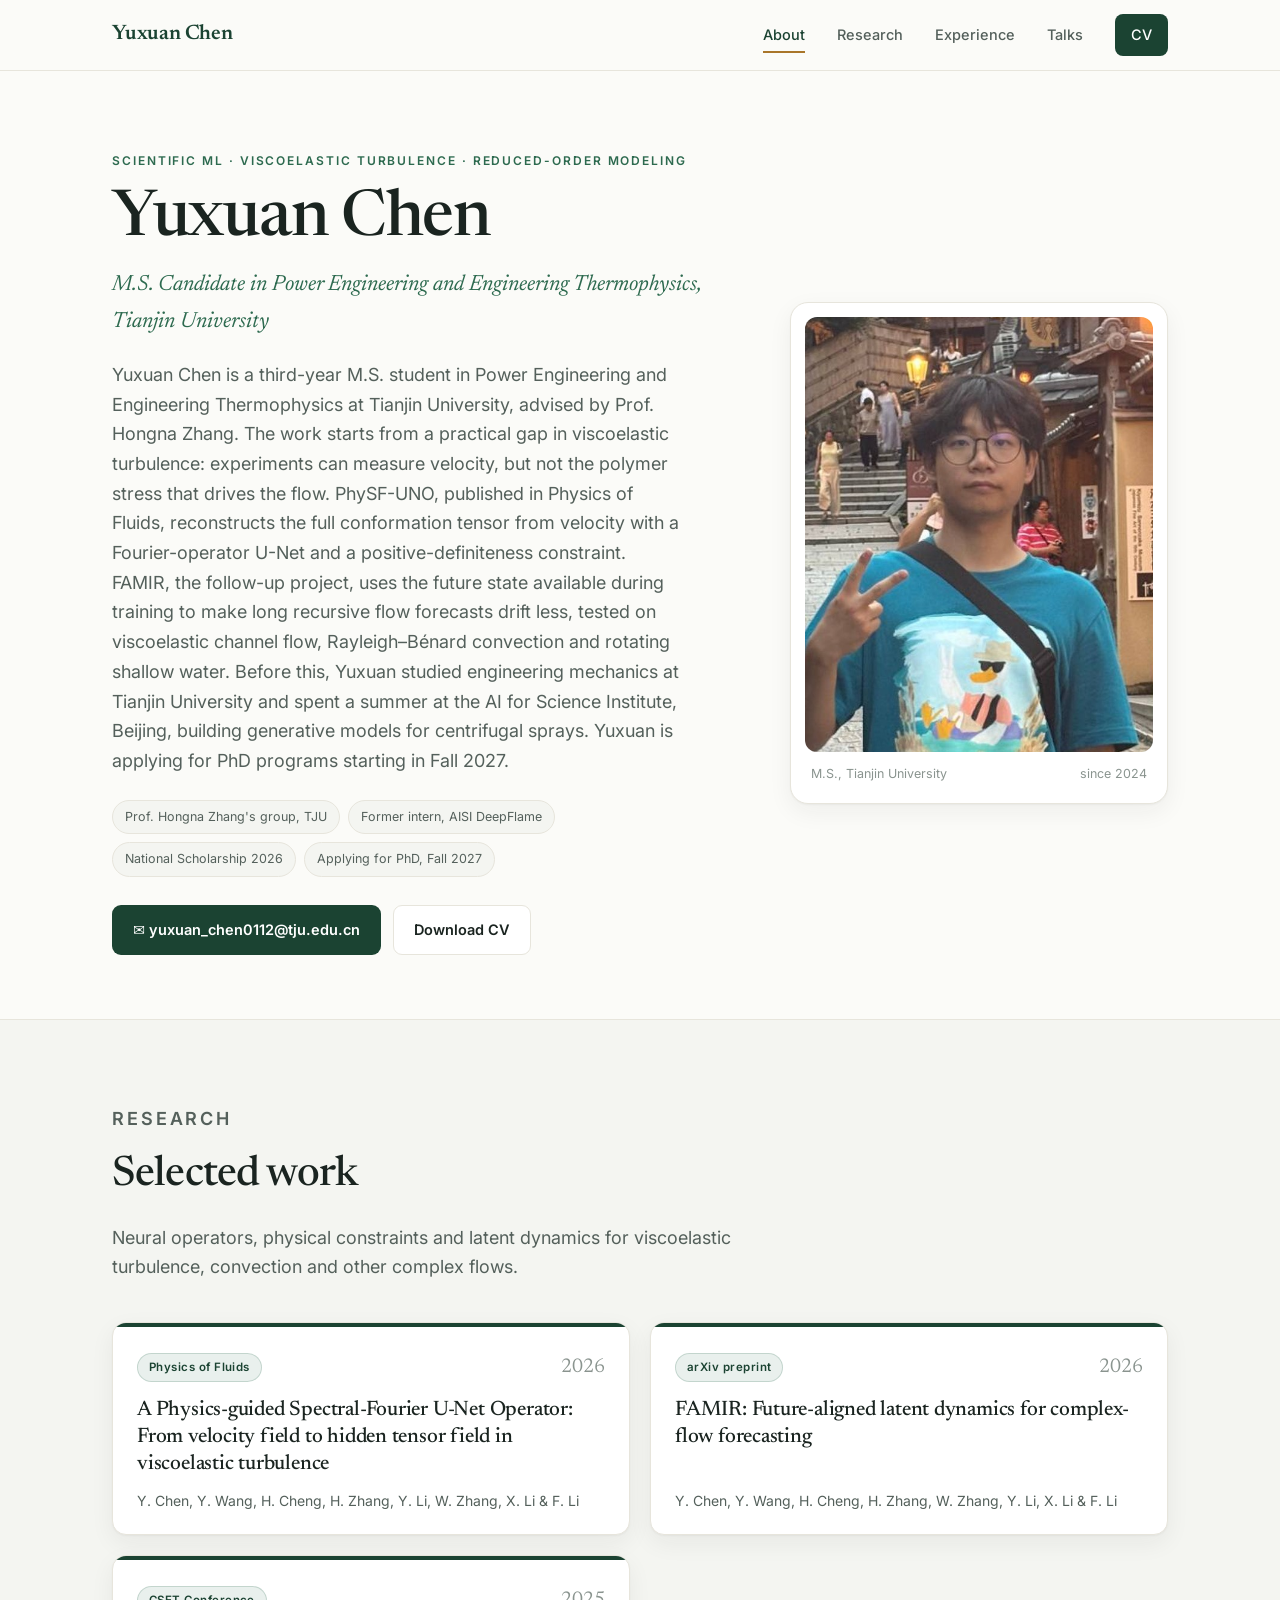
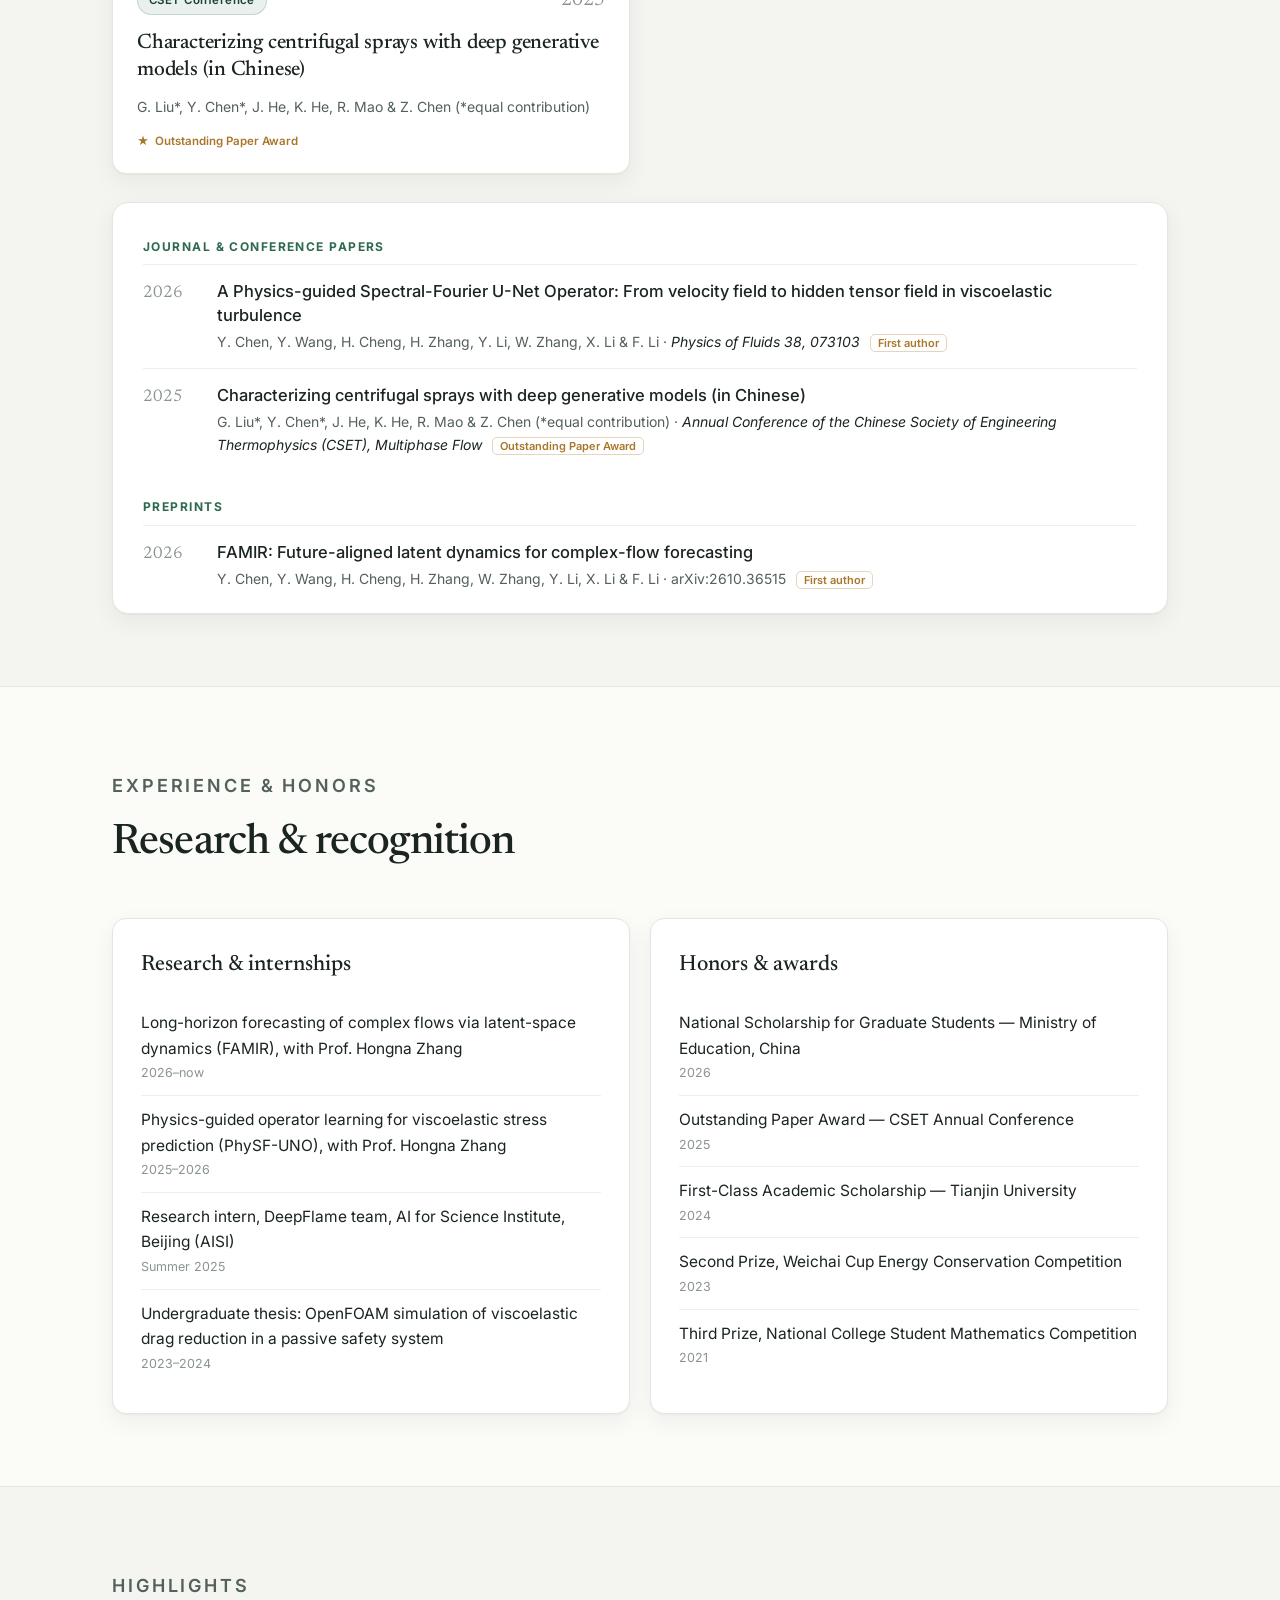
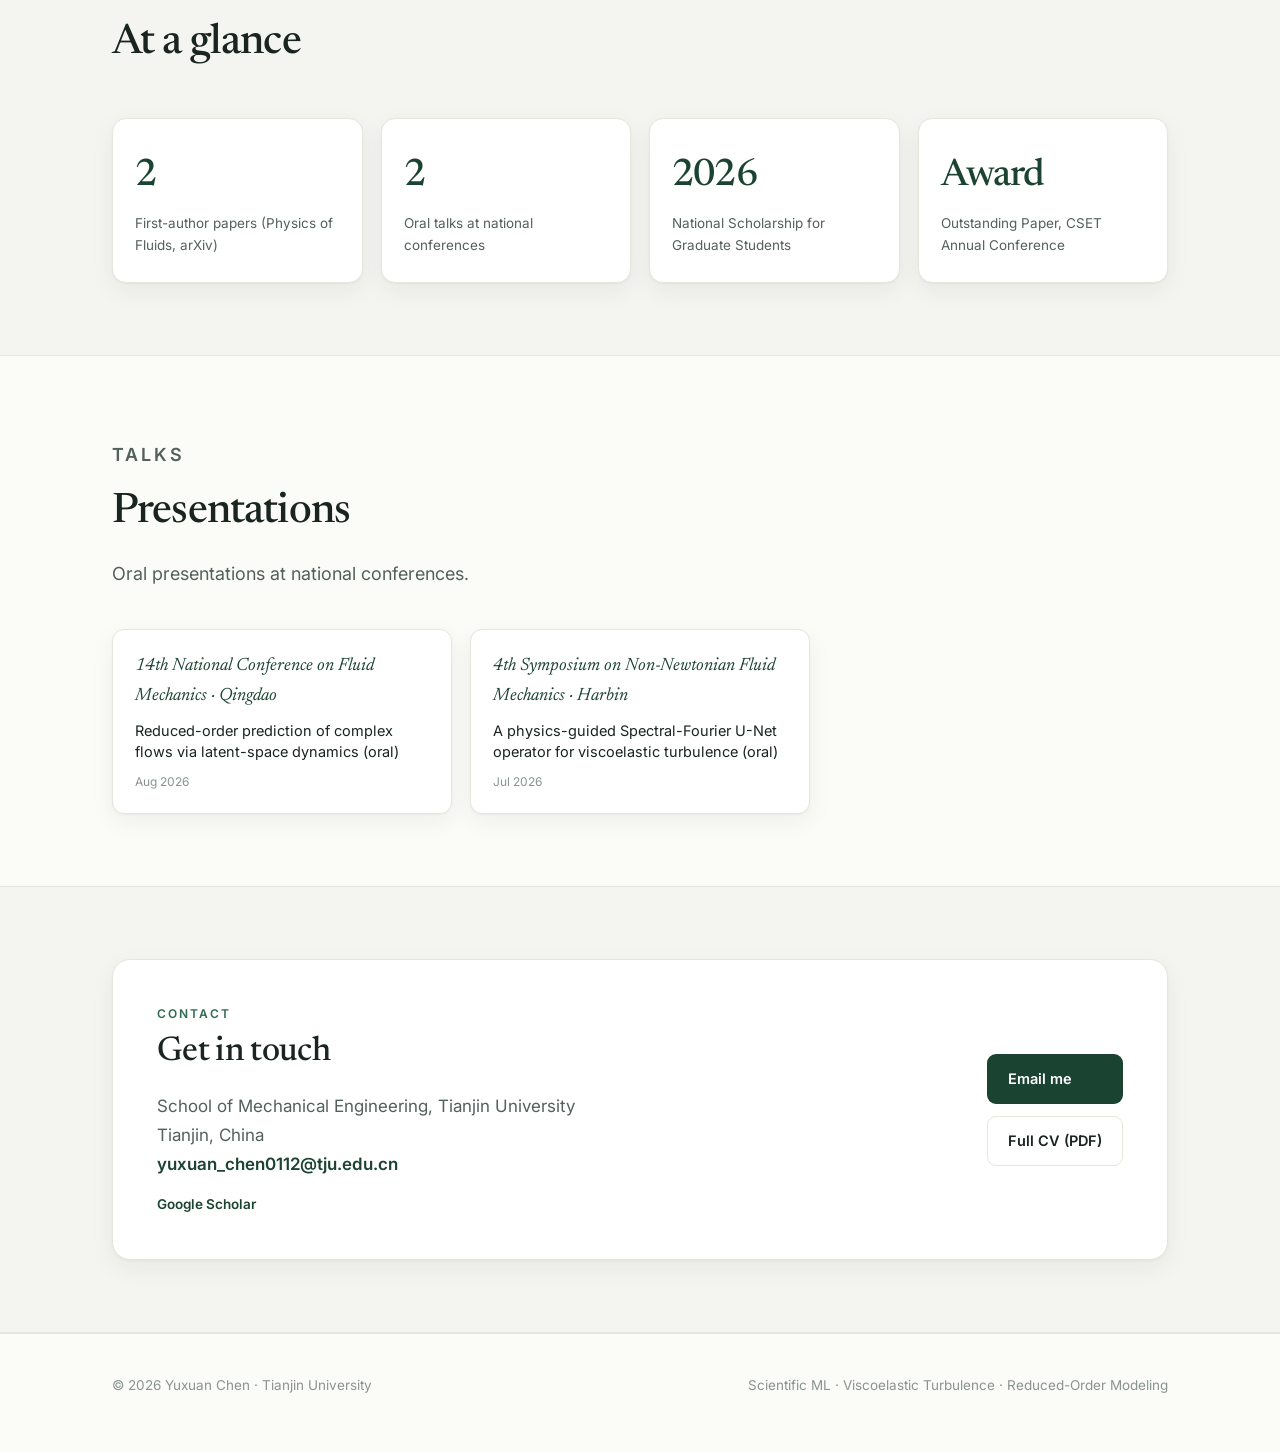
<file: site-light-academic.html>
<!DOCTYPE html>
<html lang="en">
<head>
<meta charset="UTF-8" />
<meta name="viewport" content="width=device-width, initial-scale=1.0" />
<title>Yuxuan Chen — M.S. Candidate in Power Engineering and Engineering Thermophysics, Tianjin University</title>
<meta name="description" content="Yuxuan Chen, M.S. Candidate in Power Engineering and Engineering Thermophysics at Tianjin University." />
<link rel="preconnect" href="https://fonts.googleapis.com" />
<link rel="preconnect" href="https://fonts.gstatic.com" crossorigin />
<link href="https://fonts.googleapis.com/css2?family=Newsreader:ital,opsz,wght@0,6..72,400;0,6..72,500;0,6..72,600;1,6..72,400;1,6..72,500&family=Inter:wght@400;500;600&display=swap" rel="stylesheet" />
<style>
  /* ============ THEME 2 — LIGHT ACADEMIC (cool paper / pine green) ============ */
  :root {
    --paper:   #fbfbf8;   /* cool clean paper, not cream */
    --surface: #ffffff;
    --raised:  #f4f5f1;
    --ink:     #1a2420;   /* deep slate-green ink */
    --muted:   #54605b;
    --faint:   #8a948f;
    --pine:    #1b4332;   /* deep pine — primary */
    --pine-2:  #2d6a4f;
    --gold:    #a9762a;   /* warm hairline accent, used sparingly */
    --line:    #e7e5dc;
    --line-2:  #efeee7;
    --shadow:  0 1px 2px rgba(26,36,32,.04), 0 8px 24px rgba(26,36,32,.06);
    --shadow-h:0 2px 6px rgba(26,36,32,.06), 0 14px 34px rgba(26,36,32,.10);
    --maxw: 1120px;
    --serif: 'Newsreader', Georgia, serif;
    --sans: 'Inter', system-ui, sans-serif;
  }
  * { box-sizing: border-box; margin: 0; padding: 0; }
  html { scroll-behavior: smooth; }
  @media (prefers-reduced-motion: reduce) { html { scroll-behavior: auto; } }
  body {
    background: var(--paper); color: var(--ink); font-family: var(--sans);
    font-size: 17px; line-height: 1.65; -webkit-font-smoothing: antialiased;
    text-rendering: optimizeLegibility; overflow-x: hidden;
  }
  a { color: inherit; text-decoration: none; }
  .wrap { max-width: var(--maxw); margin: 0 auto; padding: 0 32px; }
  .eyebrow {
    font-family: var(--sans); font-size: 12px; font-weight: 600; letter-spacing: 0.16em;
    text-transform: uppercase; color: var(--pine-2);
  }

  /* ---------- nav ---------- */
  header.nav {
    position: sticky; top: 0; z-index: 50; background: rgba(251,251,248,0.85);
    backdrop-filter: blur(10px); border-bottom: 1px solid var(--line);
  }
  .nav-inner { display: flex; align-items: center; justify-content: space-between; height: 70px; }
  .brand { font-family: var(--serif); font-weight: 600; font-size: 21px; letter-spacing: -0.01em; color: var(--pine); }
  .nav-links { display: flex; gap: 32px; align-items: center; }
  .nav-links a { font-size: 14.5px; font-weight: 500; color: var(--muted); transition: color .2s ease; position: relative; }
  .nav-links a:hover, .nav-links a.active { color: var(--pine); }
  .nav-links a.active::after { content:""; position:absolute; left:0; right:0; bottom:-6px; height:2px; background:var(--gold); }
  .nav-cta { background: var(--pine); color: #fff !important; padding: 9px 16px; border-radius: 8px; font-weight: 600; }
  .nav-cta:hover { background: var(--pine-2); }
  .menu-btn { display: none; background: none; border: 1px solid var(--line); color: var(--ink);
    width: 42px; height: 42px; border-radius: 8px; cursor: pointer; font-size: 18px; }

  /* ---------- hero ---------- */
  .hero { padding: 80px 0 64px; }
  .hero-grid { display: grid; grid-template-columns: 1.4fr 0.85fr; gap: 56px; align-items: center; }
  .hero h1 { font-family: var(--serif); font-weight: 500; font-size: clamp(40px, 6vw, 64px);
    line-height: 1.04; letter-spacing: -0.02em; margin: 16px 0 0; }
  .hero .role { font-family: var(--serif); font-style: italic; font-size: 22px; color: var(--pine-2); margin-top: 14px; }
  .hero .blurb { color: var(--muted); margin-top: 20px; max-width: 52ch; font-size: 18px; }
  .chips { display: flex; flex-wrap: wrap; gap: 8px; margin-top: 24px; }
  .chip { font-size: 12.5px; color: var(--muted); background: var(--raised); border: 1px solid var(--line);
    padding: 6px 12px; border-radius: 999px; }
  .cta-row { display: flex; flex-wrap: wrap; gap: 12px; margin-top: 28px; }
  .btn { display: inline-flex; align-items: center; gap: 8px; font-size: 14.5px; font-weight: 600;
    padding: 12px 20px; border-radius: 9px; cursor: pointer; transition: all .2s ease; border: 1px solid transparent; }
  .btn-primary { background: var(--pine); color: #fff; }
  .btn-primary:hover { background: var(--pine-2); transform: translateY(-1px); }
  .btn-ghost { border-color: var(--line); color: var(--ink); background: var(--surface); }
  .btn-ghost:hover { border-color: var(--pine-2); color: var(--pine); }

  .photo-card { background: var(--surface); border: 1px solid var(--line); border-radius: 18px;
    padding: 14px; box-shadow: var(--shadow); }
  .photo-ph { aspect-ratio: 4/5; border-radius: 12px; background: var(--raised);
    border: 1.5px dashed var(--line); display: flex; flex-direction: column; align-items: center;
    justify-content: center; gap: 12px; }
  .photo-ph .init { font-family: var(--serif); font-weight: 600; font-size: 58px; color: var(--pine); }
  .photo-ph .note { font-size: 12px; color: var(--faint); text-align: center; max-width: 80%; line-height: 1.5; }
  .photo-meta { display: flex; justify-content: space-between; padding: 12px 6px 4px; font-size: 12.5px; color: var(--faint); }
  .photo-meta b { color: var(--pine); font-weight: 600; }
  .photo-ph.has-photo { border: none; background: none; padding: 0; }
  .photo-img { width: 100%; aspect-ratio: 4/5; object-fit: cover; border-radius: 12px; display: block; }
  .contact-grid .social { margin-top: 14px; display: flex; gap: 18px; flex-wrap: wrap; }
  .contact-grid .social a { color: var(--pine); font-weight: 600; font-size: 13.5px; }
  .contact-grid .social a:hover { color: var(--pine-2); }

  /* ---------- sections ---------- */
  section { padding: 72px 0; }
  section.alt { background: var(--raised); border-top: 1px solid var(--line); border-bottom: 1px solid var(--line); }
  .sec-head { margin-bottom: 40px; max-width: 60ch; }
  .sec-head h2 { font-family: var(--serif); font-weight: 500; font-size: clamp(28px, 4vw, 42px);
    letter-spacing: -0.02em; margin-top: 8px; }
  .sec-head p { color: var(--muted); margin-top: 12px; font-size: 18px; }

  /* ---------- featured research cards ---------- */
  .cards { display: grid; grid-template-columns: repeat(2, 1fr); gap: 20px; }
  .card {
    background: var(--surface); border: 1px solid var(--line); border-radius: 14px; padding: 0;
    box-shadow: var(--shadow); overflow: hidden; transition: transform .22s ease, box-shadow .22s ease;
    display: flex; flex-direction: column;
  }
  .card:hover { transform: translateY(-3px); box-shadow: var(--shadow-h); }
  .card .rule { height: 4px; background: var(--pine); }
  .card .card-body { padding: 24px 24px 22px; display: flex; flex-direction: column; flex: 1; }
  .card .tagrow { display: flex; align-items: center; gap: 10px; }
  .venue-pill { font-size: 11.5px; font-weight: 600; letter-spacing: 0.04em; color: var(--pine);
    background: rgba(45,106,79,0.10); border: 1px solid rgba(45,106,79,0.2); padding: 4px 11px; border-radius: 999px; }
  .yr { margin-left: auto; font-family: var(--serif); font-size: 20px; color: var(--faint); }
  .card h3 { font-family: var(--serif); font-weight: 500; font-size: 21px; line-height: 1.28;
    letter-spacing: -0.01em; margin: 14px 0 10px; }
  .card .auth { font-size: 14px; color: var(--muted); margin-top: auto; }
  .press { display: inline-flex; align-items: center; gap: 6px; font-size: 11.5px; font-weight: 600;
    color: var(--gold); margin-top: 14px; }
  .press::before { content: "★"; }

  /* ---------- publication list (grouped, in a panel) ---------- */
  .panel { background: var(--surface); border: 1px solid var(--line); border-radius: 16px;
    box-shadow: var(--shadow); padding: 8px 30px; margin-top: 28px; }
  .grp-title { font-family: var(--sans); font-size: 12px; font-weight: 700; letter-spacing: 0.12em;
    text-transform: uppercase; color: var(--pine-2); padding: 26px 0 8px; }
  .pub { display: grid; grid-template-columns: 56px 1fr; gap: 18px; padding: 15px 0;
    border-top: 1px solid var(--line-2); }
  .pub:first-of-type { border-top: none; }
  .pub .py { font-family: var(--serif); font-size: 17px; color: var(--faint); }
  .pub .pt { font-weight: 500; font-size: 16.5px; line-height: 1.4; }
  .pub .pt a:hover { color: var(--pine); text-decoration: underline; text-decoration-color: var(--gold); text-underline-offset: 3px; }
  .pub .pm { font-size: 14px; color: var(--muted); margin-top: 3px; }
  .pub .pm i { font-style: italic; color: var(--ink); }
  .smalltag { font-size: 11px; font-weight: 600; color: var(--gold); border: 1px solid rgba(169,118,42,.3);
    padding: 1px 7px; border-radius: 5px; margin-left: 6px; white-space: nowrap; }

  /* ---------- two cards row (teaching) ---------- */
  .duo { display: grid; grid-template-columns: 1fr 1fr; gap: 20px; }
  .info-card { background: var(--surface); border: 1px solid var(--line); border-radius: 14px;
    padding: 28px 28px; box-shadow: var(--shadow); }
  .info-card h3 { font-family: var(--serif); font-weight: 500; font-size: 22px; margin-bottom: 16px; }
  .info-list { list-style: none; }
  .info-list li { padding: 11px 0; border-top: 1px solid var(--line-2); font-size: 15.5px; }
  .info-list li:first-child { border-top: none; }
  .info-list li span { display: block; color: var(--faint); font-size: 12.5px; margin-top: 2px; }

  /* ---------- media cards ---------- */
  .media-grid { display: grid; grid-template-columns: repeat(3, 1fr); gap: 18px; }
  .media-card { background: var(--surface); border: 1px solid var(--line); border-radius: 12px;
    padding: 22px; box-shadow: var(--shadow); transition: transform .2s ease, box-shadow .2s ease; }
  .media-card:hover { transform: translateY(-2px); box-shadow: var(--shadow-h); }
  .media-card .outlet { font-family: var(--serif); font-style: italic; font-size: 18px; color: var(--pine); }
  .media-card .head { font-size: 14.5px; line-height: 1.45; margin-top: 8px; color: var(--ink); }
  .media-card .date { font-size: 12px; color: var(--faint); margin-top: 10px; }

  /* ---------- stats / grants ---------- */
  .stat-row { display: grid; grid-template-columns: repeat(4, 1fr); gap: 18px; }
  .stat { background: var(--surface); border: 1px solid var(--line); border-radius: 14px; padding: 26px 22px;
    box-shadow: var(--shadow); }
  .stat .n { font-family: var(--serif); font-weight: 500; font-size: 38px; color: var(--pine); letter-spacing: -0.02em; }
  .stat .l { font-size: 13.5px; color: var(--muted); margin-top: 4px; }

  /* ---------- contact ---------- */
  .contact-grid { display: grid; grid-template-columns: 1fr auto; gap: 36px; align-items: center;
    background: var(--surface); border: 1px solid var(--line); border-radius: 18px; padding: 44px;
    box-shadow: var(--shadow); }
  .contact-grid h2 { font-family: var(--serif); font-weight: 500; font-size: 34px; letter-spacing: -0.02em; }
  .contact-grid .addr { color: var(--muted); margin-top: 12px; line-height: 1.7; }
  .contact-grid a.email { color: var(--pine); font-weight: 600; }

  footer { padding: 40px 0 56px; border-top: 1px solid var(--line); color: var(--faint); font-size: 13.5px; }
  .foot-inner { display: flex; justify-content: space-between; flex-wrap: wrap; gap: 14px; }

  /* ---------- responsive ---------- */
  @media (max-width: 920px) {
    .hero-grid { grid-template-columns: 1fr; gap: 40px; }
    .photo-card { max-width: 320px; }
    .cards, .duo { grid-template-columns: 1fr; }
    .media-grid { grid-template-columns: 1fr 1fr; }
    .stat-row { grid-template-columns: 1fr 1fr; }
    .contact-grid { grid-template-columns: 1fr; padding: 32px; }
    .nav-links { display: none; }
    .nav-links.open { display: flex; flex-direction: column; position: absolute; top: 70px; left: 0; right: 0;
      background: var(--surface); border-bottom: 1px solid var(--line); padding: 20px 32px; gap: 18px; box-shadow: var(--shadow); }
    .menu-btn { display: block; }
  }
  @media (max-width: 520px) {
    body { font-size: 16px; } .wrap { padding: 0 20px; }
    .media-grid, .stat-row { grid-template-columns: 1fr; }
    .panel { padding: 4px 20px; }
  }
  :focus-visible { outline: 2px solid var(--pine-2); outline-offset: 3px; border-radius: 4px; }
</style>
</head>
<body>

<header class="nav">
  <div class="wrap nav-inner">
    <a href="#top" class="brand">Yuxuan Chen</a>
    <nav class="nav-links" id="navlinks">
      <a href="#about">About</a>
      <a href="#research">Research</a>
      <a href="#teaching">Experience</a>
      <a href="#media">Talks</a>
      <a href="CV/Yuxuan_Chen_CV.pdf" class="nav-cta">CV</a>
    </nav>
    <button class="menu-btn" id="menuBtn" aria-label="Toggle menu">☰</button>
  </div>
</header>

<main id="top">
<!-- HERO -->
<section class="hero" id="about">
  <div class="wrap hero-grid">
    <div>
      <p class="eyebrow">Scientific ML · Viscoelastic Turbulence · Reduced-Order Modeling</p>
      <h1>Yuxuan Chen</h1>
      <p class="role">M.S. Candidate in Power Engineering and Engineering Thermophysics, Tianjin University</p>
      <p class="blurb">Yuxuan Chen is a third-year M.S. student in Power Engineering and Engineering Thermophysics at Tianjin University, advised by Prof. Hongna Zhang. The work starts from a practical gap in viscoelastic turbulence: experiments can measure velocity, but not the polymer stress that drives the flow. PhySF-UNO, published in Physics of Fluids, reconstructs the full conformation tensor from velocity with a Fourier-operator U-Net and a positive-definiteness constraint. FAMIR, the follow-up project, uses the future state available during training to make long recursive flow forecasts drift less, tested on viscoelastic channel flow, Rayleigh–Bénard convection and rotating shallow water. Before this, Yuxuan studied engineering mechanics at Tianjin University and spent a summer at the AI for Science Institute, Beijing, building generative models for centrifugal sprays. Yuxuan is applying for PhD programs starting in Fall 2027.</p>
      <div class="chips">
        <span class="chip">Prof. Hongna Zhang&#x27;s group, TJU</span><span class="chip">Former intern, AISI DeepFlame</span><span class="chip">National Scholarship 2026</span><span class="chip">Applying for PhD, Fall 2027</span>
      </div>
      <div class="cta-row">
        <a class="btn btn-primary" href="mailto:yuxuan_chen0112@tju.edu.cn">✉ yuxuan_chen0112@tju.edu.cn</a>
        <a class="btn btn-ghost" href="CV/Yuxuan_Chen_CV.pdf">Download CV</a>
      </div>
    </div>
    <div>
      <div class="photo-card">
        <div class="photo-ph has-photo"><img class="photo-img" src="assets/photo.jpg" alt="Yuxuan Chen, M.S. Candidate in Power Engineering and Engineering Thermophysics" /></div>
        
        <div class="photo-meta"><span>M.S., Tianjin University</span><span>since 2024</span></div>
      </div>
    </div>
  </div>
</section>

<!-- RESEARCH -->
<section class="alt" id="research">
  <div class="wrap">
    <div class="sec-head">
      <p class="eyebrow">Research</p>
      <h2>Selected work</h2>
      <p>Neural operators, physical constraints and latent dynamics for viscoelastic turbulence, convection and other complex flows.</p>
    </div>

    <!-- featured cards -->
    <div class="cards">
      <article class="card"><div class="rule"></div><div class="card-body">
        <div class="tagrow"><span class="venue-pill">Physics of Fluids</span><span class="yr">2026</span></div>
        <h3>A Physics-guided Spectral-Fourier U-Net Operator: From velocity field to hidden tensor field in viscoelastic turbulence</h3>
        <p class="auth">Y. Chen, Y. Wang, H. Cheng, H. Zhang, Y. Li, W. Zhang, X. Li &amp; F. Li</p>
        
      </div></article><article class="card"><div class="rule"></div><div class="card-body">
        <div class="tagrow"><span class="venue-pill">arXiv preprint</span><span class="yr">2026</span></div>
        <h3>FAMIR: Future-aligned latent dynamics for complex-flow forecasting</h3>
        <p class="auth">Y. Chen, Y. Wang, H. Cheng, H. Zhang, W. Zhang, Y. Li, X. Li &amp; F. Li</p>
        
      </div></article><article class="card"><div class="rule"></div><div class="card-body">
        <div class="tagrow"><span class="venue-pill">CSET Conference</span><span class="yr">2025</span></div>
        <h3>Characterizing centrifugal sprays with deep generative models (in Chinese)</h3>
        <p class="auth">G. Liu*, Y. Chen*, J. He, K. He, R. Mao &amp; Z. Chen (*equal contribution)</p>
        <span class="press">Outstanding Paper Award</span>
      </div></article>
    </div>

    <!-- full list -->
    <div class="panel">
      

      <div class="grp-title">Journal &amp; Conference Papers</div>
      <div class="pub"><div class="py">2026</div><div><div class="pt"><a href="https://doi.org/10.1063/5.0333863">A Physics-guided Spectral-Fourier U-Net Operator: From velocity field to hidden tensor field in viscoelastic turbulence</a></div><div class="pm">Y. Chen, Y. Wang, H. Cheng, H. Zhang, Y. Li, W. Zhang, X. Li &amp; F. Li · <i>Physics of Fluids 38, 073103</i> <span class="smalltag">First author</span></div></div></div><div class="pub"><div class="py">2025</div><div><div class="pt">Characterizing centrifugal sprays with deep generative models (in Chinese)</div><div class="pm">G. Liu*, Y. Chen*, J. He, K. He, R. Mao &amp; Z. Chen (*equal contribution) · <i>Annual Conference of the Chinese Society of Engineering Thermophysics (CSET), Multiphase Flow</i> <span class="smalltag">Outstanding Paper Award</span></div></div></div>

      <div class="grp-title">Preprints</div>
      <div class="pub"><div class="py">2026</div><div><div class="pt"><a href="http://arxiv.org/abs/2610.36515">FAMIR: Future-aligned latent dynamics for complex-flow forecasting</a></div><div class="pm">Y. Chen, Y. Wang, H. Cheng, H. Zhang, W. Zhang, Y. Li, X. Li &amp; F. Li · arXiv:2610.36515 <span class="smalltag">First author</span></div></div></div>

      

      
    </div>
  </div>
</section>

<!-- TEACHING -->
<section id="teaching">
  <div class="wrap">
    <div class="sec-head"><p class="eyebrow">Experience &amp; Honors</p><h2>Research &amp; recognition</h2></div>
    <div class="duo">
      <div class="info-card">
        <h3>Research &amp; internships</h3>
        <ul class="info-list">
          <li>Long-horizon forecasting of complex flows via latent-space dynamics (FAMIR), with Prof. Hongna Zhang <span>2026–now</span></li><li>Physics-guided operator learning for viscoelastic stress prediction (PhySF-UNO), with Prof. Hongna Zhang <span>2025–2026</span></li><li>Research intern, DeepFlame team, AI for Science Institute, Beijing (AISI) <span>Summer 2025</span></li><li>Undergraduate thesis: OpenFOAM simulation of viscoelastic drag reduction in a passive safety system <span>2023–2024</span></li>
        </ul>
      </div>
      <div class="info-card">
        <h3>Honors &amp; awards</h3>
        <ul class="info-list">
          <li>National Scholarship for Graduate Students — Ministry of Education, China <span>2026</span></li><li>Outstanding Paper Award — CSET Annual Conference <span>2025</span></li><li>First-Class Academic Scholarship — Tianjin University <span>2024</span></li><li>Second Prize, Weichai Cup Energy Conservation Competition <span>2023</span></li><li>Third Prize, National College Student Mathematics Competition <span>2021</span></li>
        </ul>
      </div>
    </div>
  </div>
</section>

<!-- GRANTS / STATS -->
<section class="alt">
  <div class="wrap">
    <div class="sec-head"><p class="eyebrow">Highlights</p><h2>At a glance</h2></div>
    <div class="stat-row">
      <div class="stat"><div class="n">2</div><div class="l">First-author papers (Physics of Fluids, arXiv)</div></div><div class="stat"><div class="n">2</div><div class="l">Oral talks at national conferences</div></div><div class="stat"><div class="n">2026</div><div class="l">National Scholarship for Graduate Students</div></div><div class="stat"><div class="n">Award</div><div class="l">Outstanding Paper, CSET Annual Conference</div></div>
    </div>
  </div>
</section>

<!-- MEDIA -->
<section id="media">
  <div class="wrap">
    <div class="sec-head"><p class="eyebrow">Talks</p><h2>Presentations</h2><p>Oral presentations at national conferences.</p></div>
    <div class="media-grid">
      <a class="media-card" href="#"><div class="outlet">14th National Conference on Fluid Mechanics · Qingdao</div><div class="head">Reduced-order prediction of complex flows via latent-space dynamics (oral)</div><div class="date">Aug 2026</div></a><a class="media-card" href="#"><div class="outlet">4th Symposium on Non-Newtonian Fluid Mechanics · Harbin</div><div class="head">A physics-guided Spectral-Fourier U-Net operator for viscoelastic turbulence (oral)</div><div class="date">Jul 2026</div></a>
    </div>
  </div>
</section>

<!-- CONTACT -->
<section class="alt" id="contact">
  <div class="wrap">
    <div class="contact-grid">
      <div>
        <p class="eyebrow">Contact</p>
        <h2>Get in touch</h2>
        <p class="addr">School of Mechanical Engineering, Tianjin University<br>Tianjin, China<br><a class="email" href="mailto:yuxuan_chen0112@tju.edu.cn">yuxuan_chen0112@tju.edu.cn</a></p>
        <p class="social"><a href="https://scholar.google.com/citations?hl=en&amp;user=SWy_26EAAAAJ">Google Scholar</a></p>
      </div>
      <div style="display:flex;flex-direction:column;gap:12px;">
        <a class="btn btn-primary" href="mailto:yuxuan_chen0112@tju.edu.cn">Email me</a>
        <a class="btn btn-ghost" href="CV/Yuxuan_Chen_CV.pdf">Full CV (PDF)</a>
      </div>
    </div>
  </div>
</section>
</main>

<footer>
  <div class="wrap foot-inner">
    <span>© 2026 Yuxuan Chen · Tianjin University</span>
    <span>Scientific ML · Viscoelastic Turbulence · Reduced-Order Modeling</span>
  </div>
</footer>

<script>
  var btn = document.getElementById('menuBtn');
  var links = document.getElementById('navlinks');
  btn.addEventListener('click', function () { links.classList.toggle('open'); });
  links.querySelectorAll('a').forEach(function (a) { a.addEventListener('click', function () { links.classList.remove('open'); }); });
  var sections = ['about','research','teaching','media','contact'];
  var navMap = {};
  links.querySelectorAll('a').forEach(function (a) {
    var id = (a.getAttribute('href') || '').replace('#','');
    if (sections.indexOf(id) > -1) navMap[id] = a;
  });
  if ('IntersectionObserver' in window) {
    var obs = new IntersectionObserver(function (entries) {
      entries.forEach(function (e) {
        if (e.isIntersecting) {
          Object.values(navMap).forEach(function (a) { a.classList.remove('active'); });
          if (navMap[e.target.id]) navMap[e.target.id].classList.add('active');
        }
      });
    }, { rootMargin: '-45% 0px -50% 0px' });
    sections.forEach(function (id) { var el = document.getElementById(id); if (el) obs.observe(el); });
  }
</script>

</body>
</html>
</file>
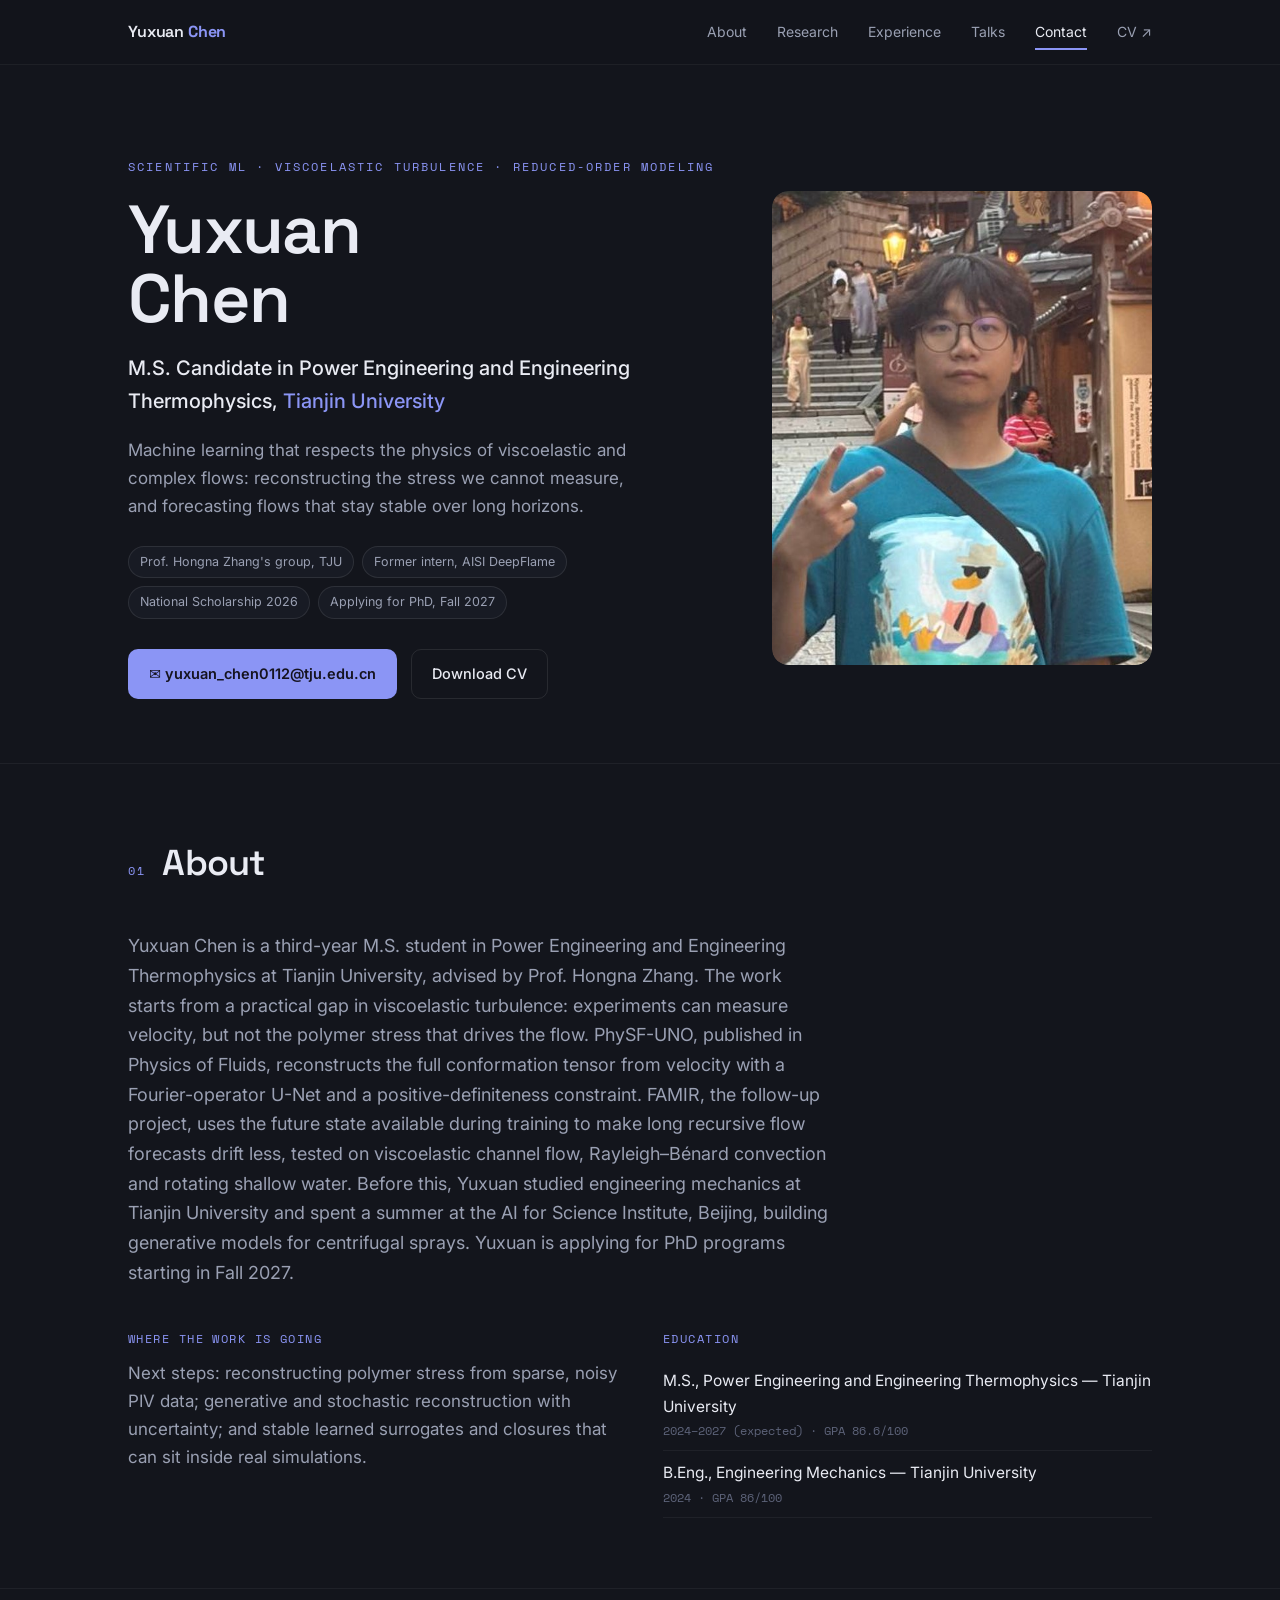
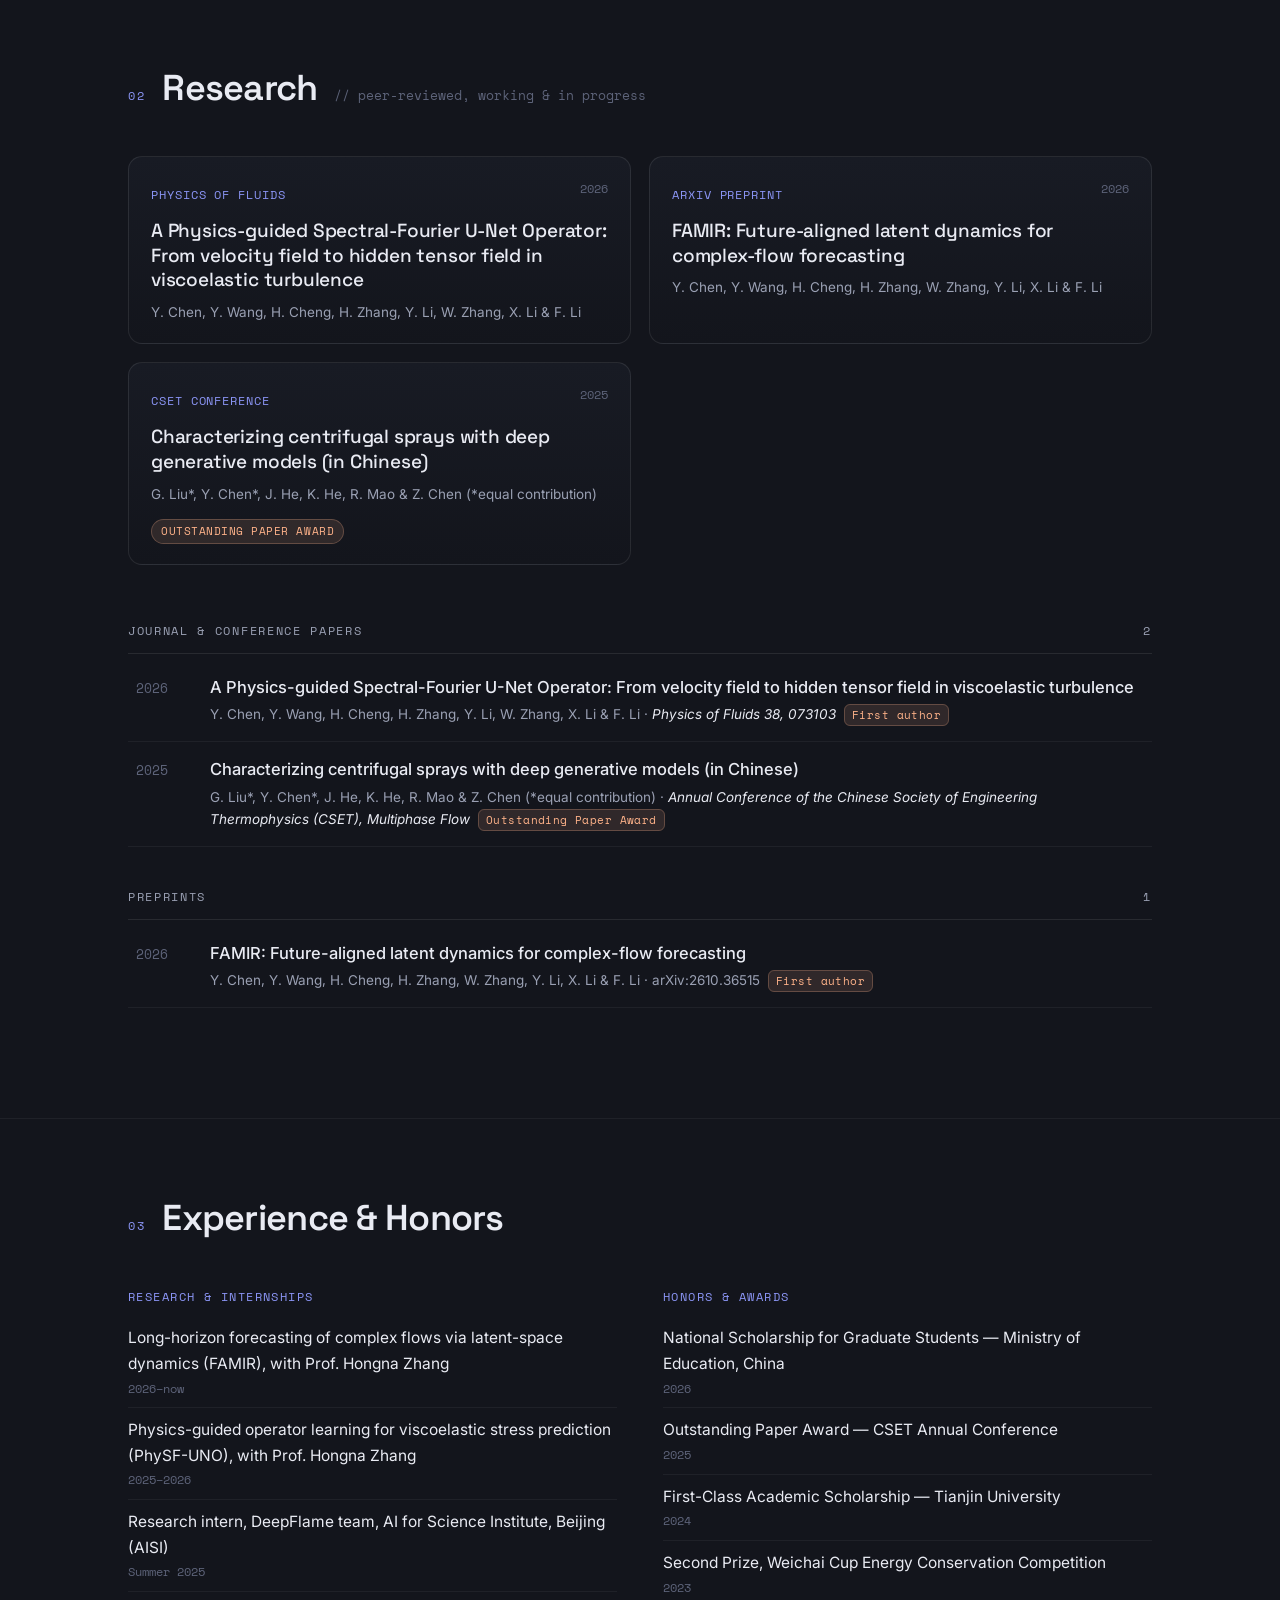
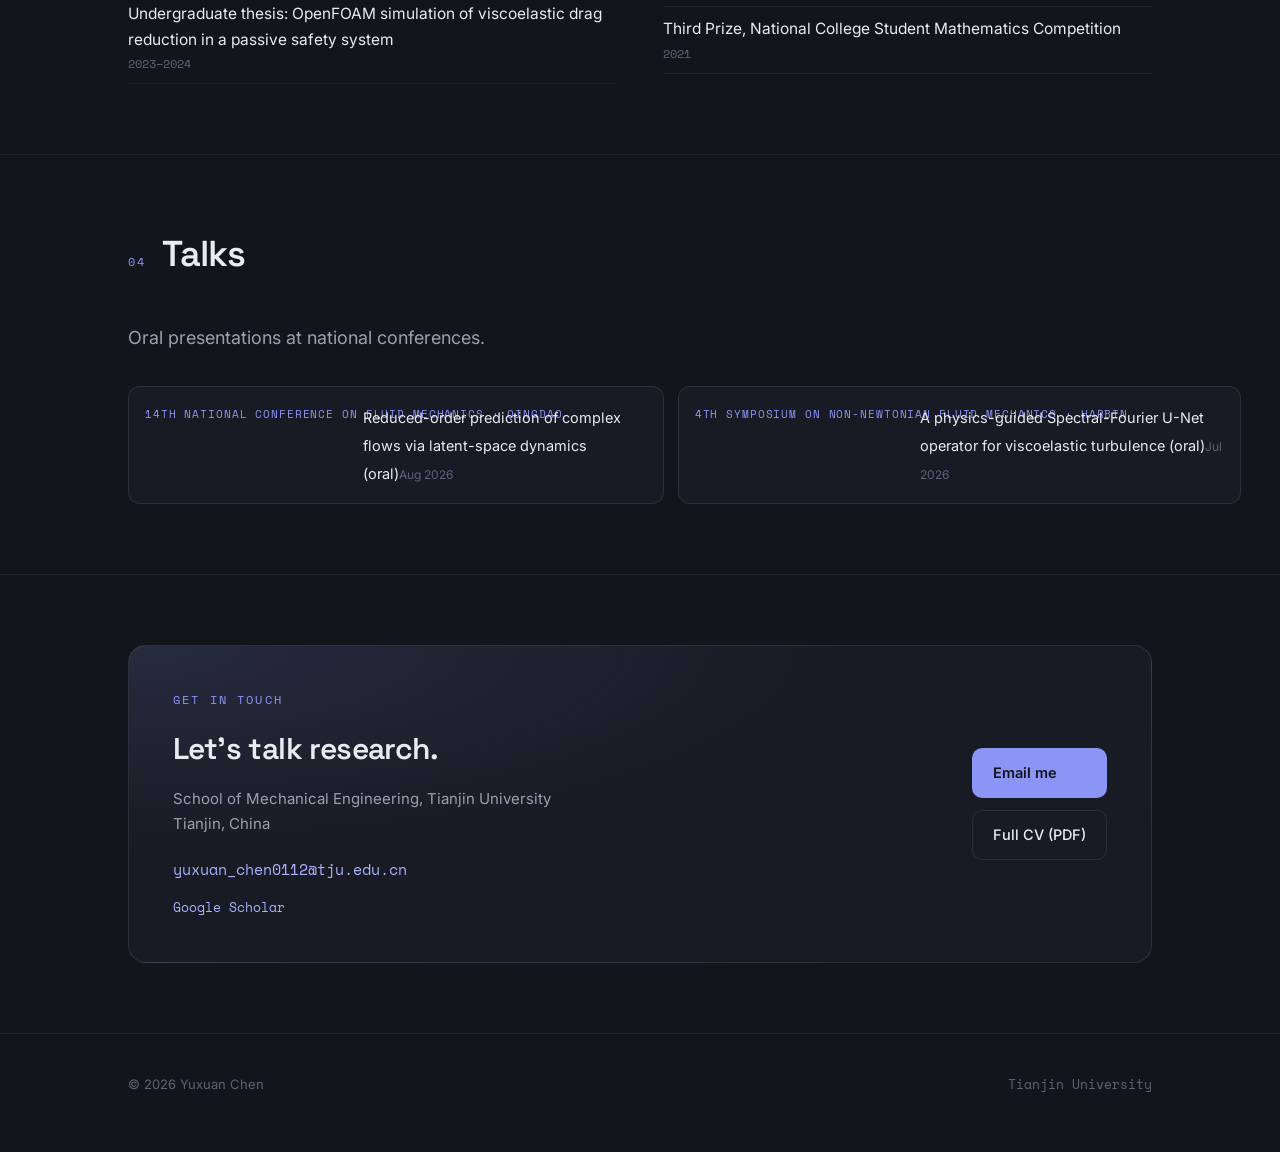
<file: site-minimal-dark.html>
<!DOCTYPE html>
<html lang="en">
<head>
<meta charset="UTF-8" />
<meta name="viewport" content="width=device-width, initial-scale=1.0" />
<title>Yuxuan Chen — M.S. Candidate in Power Engineering and Engineering Thermophysics</title>
<meta name="description" content="Yuxuan Chen, M.S. Candidate in Power Engineering and Engineering Thermophysics at Tianjin University." />
<link rel="preconnect" href="https://fonts.googleapis.com" />
<link rel="preconnect" href="https://fonts.gstatic.com" crossorigin />
<link href="https://fonts.googleapis.com/css2?family=Space+Grotesk:wght@400;500;600;700&family=Inter:wght@400;500;600&family=Space+Mono:wght@400;700&display=swap" rel="stylesheet" />
<style>
  /* ============ THEME 1 — MINIMAL DARK (twilight / iris) ============ */
  :root {
    --bg:        #13151c;   /* twilight charcoal, faintly blue */
    --bg-2:      #181b24;   /* raised surface */
    --bg-3:      #1e222e;
    --ink:       #e9ebf3;
    --muted:     #9aa0b3;
    --faint:     #5d6379;
    --line:      rgba(255,255,255,0.09);
    --line-2:    rgba(255,255,255,0.05);
    --accent:    #8b95f5;   /* iris / periwinkle */
    --accent-hi: #aab3ff;
    --accent-soft: rgba(139,149,245,0.13);
    --warm:      #ffb38a;   /* warm coral, used only for featured/press */
    --warm-soft: rgba(255,179,138,0.12);
    --maxw: 1080px;
    --display: 'Space Grotesk', system-ui, sans-serif;
    --body: 'Inter', system-ui, sans-serif;
    --mono: 'Space Mono', ui-monospace, monospace;
  }
  * { box-sizing: border-box; margin: 0; padding: 0; }
  html { scroll-behavior: smooth; }
  @media (prefers-reduced-motion: reduce) { html { scroll-behavior: auto; } }
  body {
    background: var(--bg);
    color: var(--ink);
    font-family: var(--body);
    font-size: 17px;
    line-height: 1.65;
    -webkit-font-smoothing: antialiased;
    text-rendering: optimizeLegibility;
    overflow-x: hidden;
  }
  a { color: inherit; text-decoration: none; }
  .wrap { max-width: var(--maxw); margin: 0 auto; padding: 0 28px; }
  .eyebrow {
    font-family: var(--mono);
    font-size: 12px;
    letter-spacing: 0.18em;
    text-transform: uppercase;
    color: var(--accent);
  }

  /* ---------- nav ---------- */
  header.nav {
    position: sticky; top: 0; z-index: 50;
    background: rgba(19,21,28,0.78);
    backdrop-filter: blur(12px);
    border-bottom: 1px solid var(--line-2);
  }
  .nav-inner { display: flex; align-items: center; justify-content: space-between; height: 64px; }
  .brand { font-family: var(--display); font-weight: 600; font-size: 16px; letter-spacing: -0.01em; }
  .brand b { color: var(--accent); }
  .nav-links { display: flex; gap: 30px; align-items: center; }
  .nav-links a {
    font-size: 14px; color: var(--muted); position: relative; padding: 4px 0;
    transition: color .2s ease;
  }
  .nav-links a::after {
    content: ""; position: absolute; left: 0; right: 100%; bottom: -2px; height: 1.5px;
    background: var(--accent); transition: right .25s ease;
  }
  .nav-links a:hover, .nav-links a.active { color: var(--ink); }
  .nav-links a.active::after, .nav-links a:hover::after { right: 0; }
  .menu-btn { display: none; background: none; border: 1px solid var(--line); color: var(--ink);
    width: 40px; height: 40px; border-radius: 8px; cursor: pointer; font-size: 18px; }

  /* ---------- hero ---------- */
  .hero { padding: 92px 0 64px; }
  .hero-grid { display: grid; grid-template-columns: 1.55fr 1fr; gap: 56px; align-items: center; }
  .hero h1 {
    font-family: var(--display); font-weight: 600; font-size: clamp(40px, 6.5vw, 68px);
    line-height: 1.02; letter-spacing: -0.025em; margin: 18px 0 0;
  }
  .hero .role { font-size: 20px; color: var(--ink); margin-top: 18px; font-weight: 500; }
  .hero .role span { color: var(--accent); }
  .hero .blurb { color: var(--muted); margin-top: 18px; max-width: 46ch; }
  .chips { display: flex; flex-wrap: wrap; gap: 8px; margin-top: 26px; }
  .chip {
    font-size: 12.5px; color: var(--muted); border: 1px solid var(--line);
    padding: 5px 11px; border-radius: 999px; background: var(--bg-2);
  }
  .cta-row { display: flex; flex-wrap: wrap; gap: 14px; margin-top: 30px; }
  .btn {
    display: inline-flex; align-items: center; gap: 9px; font-size: 14.5px; font-weight: 500;
    padding: 12px 20px; border-radius: 10px; cursor: pointer; transition: all .2s ease;
    border: 1px solid transparent;
  }
  .btn-primary { background: var(--accent); color: #15131f; font-weight: 600; }
  .btn-primary:hover { background: var(--accent-hi); transform: translateY(-1px); }
  .btn-ghost { border-color: var(--line); color: var(--ink); }
  .btn-ghost:hover { border-color: var(--accent); color: var(--accent-hi); }

  /* photo placeholder */
  .portrait {
    aspect-ratio: 4/5; border-radius: 16px; border: 1px solid var(--line);
    background:
      radial-gradient(120% 90% at 70% 10%, var(--accent-soft), transparent 60%),
      linear-gradient(180deg, var(--bg-3), var(--bg-2));
    display: flex; flex-direction: column; align-items: center; justify-content: center;
    gap: 14px; position: relative; overflow: hidden;
  }
  .portrait .mono-init {
    font-family: var(--display); font-weight: 700; font-size: 56px; color: var(--accent);
    letter-spacing: 0.04em;
  }
  .portrait .ph-note {
    font-family: var(--mono); font-size: 11px; color: var(--faint); letter-spacing: 0.04em;
    text-align: center; max-width: 80%; line-height: 1.5;
  }
  .portrait::after {
    content: ""; position: absolute; inset: 12px; border: 1px dashed var(--line); border-radius: 10px;
    pointer-events: none;
  }
  .portrait.has-photo { border: none; background: none; }
  .portrait.has-photo::after { display: none; }
  .portrait-img { position: absolute; inset: 0; width: 100%; height: 100%; object-fit: cover; border-radius: 16px; }
  .contact-card .social { margin-top: 14px; display: flex; gap: 16px; flex-wrap: wrap; }
  .contact-card .social a { color: var(--accent-hi); font-family: var(--mono); font-size: 13px; }
  .contact-card .social a:hover { color: var(--ink); }

  /* ---------- section scaffolding ---------- */
  section { padding: 70px 0; border-top: 1px solid var(--line-2); }
  .sec-head { display: flex; align-items: baseline; gap: 16px; margin-bottom: 38px; }
  .sec-head h2 {
    font-family: var(--display); font-weight: 600; font-size: clamp(26px, 3.6vw, 36px);
    letter-spacing: -0.02em;
  }
  .sec-head .count { font-family: var(--mono); font-size: 13px; color: var(--faint); }
  .lede { color: var(--muted); max-width: 64ch; font-size: 18px; }

  /* ---------- featured research cards ---------- */
  .featured-grid { display: grid; grid-template-columns: repeat(2, 1fr); gap: 18px; margin-bottom: 56px; }
  .feat {
    border: 1px solid var(--line); border-radius: 14px; padding: 22px 22px 20px;
    background: linear-gradient(180deg, var(--bg-2), var(--bg)); position: relative;
    transition: border-color .2s ease, transform .2s ease;
  }
  .feat:hover { border-color: var(--accent); transform: translateY(-2px); }
  .feat .venue { font-family: var(--mono); font-size: 11.5px; letter-spacing: 0.08em;
    text-transform: uppercase; color: var(--accent); }
  .feat .year { float: right; font-family: var(--mono); font-size: 12px; color: var(--faint); }
  .feat h3 { font-family: var(--display); font-weight: 500; font-size: 19px; line-height: 1.3;
    margin: 12px 0 8px; letter-spacing: -0.01em; }
  .feat .auth { font-size: 13.5px; color: var(--muted); }
  .badge {
    display: inline-block; font-family: var(--mono); font-size: 10.5px; letter-spacing: 0.05em;
    text-transform: uppercase; color: var(--warm); background: var(--warm-soft);
    border: 1px solid rgba(255,179,138,0.25); padding: 3px 9px; border-radius: 999px; margin-top: 14px;
  }

  /* ---------- research ledger (signature) ---------- */
  .group { margin-bottom: 40px; }
  .group-label {
    font-family: var(--mono); font-size: 12px; letter-spacing: 0.14em; text-transform: uppercase;
    color: var(--muted); padding-bottom: 12px; border-bottom: 1px solid var(--line); margin-bottom: 6px;
    display: flex; justify-content: space-between;
  }
  .row {
    display: grid; grid-template-columns: 64px 1fr; gap: 18px; padding: 16px 14px 16px 0;
    border-bottom: 1px solid var(--line-2); position: relative; transition: background .2s ease;
  }
  .row:hover { background: var(--bg-2); }
  .row::before {
    content: ""; position: absolute; left: -2px; top: 16px; bottom: 16px; width: 2px;
    background: var(--accent); opacity: 0; transition: opacity .2s ease;
  }
  .row:hover::before { opacity: 1; }
  .row .yr { font-family: var(--mono); font-size: 13px; color: var(--faint); padding-top: 2px; padding-left: 8px; }
  .row .title { font-weight: 500; font-size: 16.5px; line-height: 1.4; }
  .row .title a:hover { color: var(--accent-hi); }
  .row .meta { font-size: 13.5px; color: var(--muted); margin-top: 4px; }
  .row .meta em { color: var(--ink); font-style: italic; }
  .tag {
    font-family: var(--mono); font-size: 10.5px; letter-spacing: 0.04em; color: var(--warm);
    border: 1px solid rgba(255,179,138,0.25); padding: 2px 7px; border-radius: 6px; margin-left: 8px;
    white-space: nowrap; background: var(--warm-soft);
  }

  /* ---------- two-column blocks (teaching / about) ---------- */
  .cols { display: grid; grid-template-columns: 1fr 1fr; gap: 46px; }
  .stack > * + * { margin-top: 14px; }
  .mini-h { font-family: var(--mono); font-size: 12px; letter-spacing: 0.12em; text-transform: uppercase; color: var(--accent); margin-bottom: 10px; }
  .list-clean { list-style: none; }
  .list-clean li { padding: 9px 0; border-bottom: 1px solid var(--line-2); font-size: 15.5px; }
  .list-clean li span { color: var(--faint); font-family: var(--mono); font-size: 12px; display: block; margin-top: 2px; }

  /* ---------- media strip ---------- */
  .media-grid { display: grid; grid-template-columns: repeat(2, 1fr); gap: 14px; }
  .media-item { display: flex; gap: 14px; padding: 16px; border: 1px solid var(--line); border-radius: 12px;
    background: var(--bg-2); transition: border-color .2s ease; }
  .media-item:hover { border-color: var(--accent); }
  .media-item .outlet { font-family: var(--mono); font-size: 11px; letter-spacing: 0.08em; text-transform: uppercase;
    color: var(--accent); white-space: nowrap; padding-top: 2px; min-width: 84px; }
  .media-item .head { font-size: 14.5px; line-height: 1.4; color: var(--ink); }
  .media-item .date { font-size: 12px; color: var(--faint); margin-top: 3px; }

  /* ---------- contact ---------- */
  .contact-card {
    border: 1px solid var(--line); border-radius: 18px; padding: 44px;
    background: radial-gradient(130% 120% at 0% 0%, var(--accent-soft), transparent 55%), var(--bg-2);
    display: grid; grid-template-columns: 1fr auto; gap: 30px; align-items: center;
  }
  .contact-card h2 { font-family: var(--display); font-size: 30px; font-weight: 600; letter-spacing: -0.02em; }
  .contact-card .addr { color: var(--muted); margin-top: 12px; font-size: 15px; line-height: 1.7; }
  .contact-card a.email { color: var(--accent-hi); font-family: var(--mono); font-size: 15px; }

  footer { padding: 40px 0 56px; border-top: 1px solid var(--line-2); color: var(--faint); font-size: 13px; }
  .foot-inner { display: flex; justify-content: space-between; flex-wrap: wrap; gap: 16px; }
  .foot-note { font-family: var(--mono); }

  /* ---------- responsive ---------- */
  @media (max-width: 880px) {
    .hero-grid { grid-template-columns: 1fr; gap: 38px; }
    .portrait { max-width: 280px; }
    .featured-grid, .media-grid { grid-template-columns: 1fr; }
    .cols { grid-template-columns: 1fr; gap: 34px; }
    .contact-card { grid-template-columns: 1fr; padding: 30px; }
    .nav-links { display: none; }
    .nav-links.open {
      display: flex; flex-direction: column; position: absolute; top: 64px; left: 0; right: 0;
      background: var(--bg-2); border-bottom: 1px solid var(--line); padding: 18px 28px; gap: 18px;
    }
    .menu-btn { display: block; }
  }
  @media (max-width: 480px) {
    body { font-size: 16px; }
    .wrap { padding: 0 18px; }
    .row { grid-template-columns: 52px 1fr; gap: 12px; }
  }
  :focus-visible { outline: 2px solid var(--accent-hi); outline-offset: 3px; border-radius: 4px; }
</style>
</head>
<body>

<!-- NAV -->
<header class="nav">
  <div class="wrap nav-inner">
    <a href="#top" class="brand">Yuxuan <b>Chen</b></a>
    <nav class="nav-links" id="navlinks">
      <a href="#about">About</a>
      <a href="#research">Research</a>
      <a href="#teaching">Experience</a>
      <a href="#media">Talks</a>
      <a href="#contact">Contact</a>
      <a href="CV/Yuxuan_Chen_CV.pdf" class="cv">CV ↗</a>
    </nav>
    <button class="menu-btn" id="menuBtn" aria-label="Toggle menu">☰</button>
  </div>
</header>

<main id="top">
<!-- HERO -->
<section class="hero" style="border-top:none;">
  <div class="wrap hero-grid">
    <div>
      <p class="eyebrow">Scientific ML · Viscoelastic Turbulence · Reduced-Order Modeling</p>
      <h1>Yuxuan<br>Chen</h1>
      <p class="role">M.S. Candidate in Power Engineering and Engineering Thermophysics, <span>Tianjin University</span></p>
      <p class="blurb">Machine learning that respects the physics of viscoelastic and complex flows: reconstructing the stress we cannot measure, and forecasting flows that stay stable over long horizons.</p>
      <div class="chips">
        <span class="chip">Prof. Hongna Zhang&#x27;s group, TJU</span><span class="chip">Former intern, AISI DeepFlame</span><span class="chip">National Scholarship 2026</span><span class="chip">Applying for PhD, Fall 2027</span>
      </div>
      <div class="cta-row">
        <a class="btn btn-primary" href="mailto:yuxuan_chen0112@tju.edu.cn">✉ yuxuan_chen0112@tju.edu.cn</a>
        <a class="btn btn-ghost" href="CV/Yuxuan_Chen_CV.pdf">Download CV</a>
      </div>
    </div>
    <div>
      <div class="portrait has-photo">
        <img class="portrait-img" src="assets/photo.jpg" alt="Yuxuan Chen, M.S. Candidate in Power Engineering and Engineering Thermophysics" />
        
      </div>
    </div>
  </div>
</section>

<!-- ABOUT -->
<section id="about">
  <div class="wrap">
    <div class="sec-head"><span class="eyebrow">01</span><h2>About</h2></div>
    <p class="lede">Yuxuan Chen is a third-year M.S. student in Power Engineering and Engineering Thermophysics at Tianjin University, advised by Prof. Hongna Zhang. The work starts from a practical gap in viscoelastic turbulence: experiments can measure velocity, but not the polymer stress that drives the flow. PhySF-UNO, published in Physics of Fluids, reconstructs the full conformation tensor from velocity with a Fourier-operator U-Net and a positive-definiteness constraint. FAMIR, the follow-up project, uses the future state available during training to make long recursive flow forecasts drift less, tested on viscoelastic channel flow, Rayleigh–Bénard convection and rotating shallow water. Before this, Yuxuan studied engineering mechanics at Tianjin University and spent a summer at the AI for Science Institute, Beijing, building generative models for centrifugal sprays. Yuxuan is applying for PhD programs starting in Fall 2027.</p>
    <div class="cols" style="margin-top:42px;">
      <div>
        <p class="mini-h">Where the work is going</p>
        <p style="color:var(--muted);">Next steps: reconstructing polymer stress from sparse, noisy PIV data; generative and stochastic reconstruction with uncertainty; and stable learned surrogates and closures that can sit inside real simulations.</p>
      </div>
      <div>
        <p class="mini-h">Education</p>
        <ul class="list-clean">
          <li>M.S., Power Engineering and Engineering Thermophysics — Tianjin University <span>2024–2027 (expected) · GPA 86.6/100</span></li><li>B.Eng., Engineering Mechanics — Tianjin University <span>2024 · GPA 86/100</span></li>
        </ul>
      </div>
    </div>
  </div>
</section>

<!-- RESEARCH -->
<section id="research">
  <div class="wrap">
    <div class="sec-head"><span class="eyebrow">02</span><h2>Research</h2><span class="count">// peer-reviewed, working &amp; in progress</span></div>

    <!-- featured -->
    <div class="featured-grid">
      <article class="feat">
        <span class="venue">Physics of Fluids</span><span class="year">2026</span>
        <h3>A Physics-guided Spectral-Fourier U-Net Operator: From velocity field to hidden tensor field in viscoelastic turbulence</h3>
        <p class="auth">Y. Chen, Y. Wang, H. Cheng, H. Zhang, Y. Li, W. Zhang, X. Li &amp; F. Li</p>
        
      </article><article class="feat">
        <span class="venue">arXiv preprint</span><span class="year">2026</span>
        <h3>FAMIR: Future-aligned latent dynamics for complex-flow forecasting</h3>
        <p class="auth">Y. Chen, Y. Wang, H. Cheng, H. Zhang, W. Zhang, Y. Li, X. Li &amp; F. Li</p>
        
      </article><article class="feat">
        <span class="venue">CSET Conference</span><span class="year">2025</span>
        <h3>Characterizing centrifugal sprays with deep generative models (in Chinese)</h3>
        <p class="auth">G. Liu*, Y. Chen*, J. He, K. He, R. Mao &amp; Z. Chen (*equal contribution)</p>
        <span class="badge">Outstanding Paper Award</span>
      </article>
    </div>

    

    <div class="group">
      <div class="group-label"><span>Journal &amp; Conference Papers</span><span>2</span></div>
      <div class="row"><div class="yr">2026</div><div><div class="title"><a href="https://doi.org/10.1063/5.0333863">A Physics-guided Spectral-Fourier U-Net Operator: From velocity field to hidden tensor field in viscoelastic turbulence</a></div><div class="meta">Y. Chen, Y. Wang, H. Cheng, H. Zhang, Y. Li, W. Zhang, X. Li &amp; F. Li · <em>Physics of Fluids 38, 073103</em><span class="tag">First author</span></div></div></div><div class="row"><div class="yr">2025</div><div><div class="title">Characterizing centrifugal sprays with deep generative models (in Chinese)</div><div class="meta">G. Liu*, Y. Chen*, J. He, K. He, R. Mao &amp; Z. Chen (*equal contribution) · <em>Annual Conference of the Chinese Society of Engineering Thermophysics (CSET), Multiphase Flow</em><span class="tag">Outstanding Paper Award</span></div></div></div>
    </div>

    <div class="group">
      <div class="group-label"><span>Preprints</span><span>1</span></div>
      <div class="row"><div class="yr">2026</div><div><div class="title"><a href="http://arxiv.org/abs/2610.36515">FAMIR: Future-aligned latent dynamics for complex-flow forecasting</a></div><div class="meta">Y. Chen, Y. Wang, H. Cheng, H. Zhang, W. Zhang, Y. Li, X. Li &amp; F. Li · arXiv:2610.36515<span class="tag">First author</span></div></div></div>
    </div>

    

    
  </div>
</section>

<!-- TEACHING -->
<section id="teaching">
  <div class="wrap">
    <div class="sec-head"><span class="eyebrow">03</span><h2>Experience &amp; Honors</h2></div>
    <div class="cols">
      <div>
        <p class="mini-h">Research &amp; internships</p>
        <ul class="list-clean">
          <li>Long-horizon forecasting of complex flows via latent-space dynamics (FAMIR), with Prof. Hongna Zhang <span>2026–now</span></li><li>Physics-guided operator learning for viscoelastic stress prediction (PhySF-UNO), with Prof. Hongna Zhang <span>2025–2026</span></li><li>Research intern, DeepFlame team, AI for Science Institute, Beijing (AISI) <span>Summer 2025</span></li><li>Undergraduate thesis: OpenFOAM simulation of viscoelastic drag reduction in a passive safety system <span>2023–2024</span></li>
        </ul>
      </div>
      <div>
        <p class="mini-h">Honors &amp; awards</p>
        <ul class="list-clean">
          <li>National Scholarship for Graduate Students — Ministry of Education, China <span>2026</span></li><li>Outstanding Paper Award — CSET Annual Conference <span>2025</span></li><li>First-Class Academic Scholarship — Tianjin University <span>2024</span></li><li>Second Prize, Weichai Cup Energy Conservation Competition <span>2023</span></li><li>Third Prize, National College Student Mathematics Competition <span>2021</span></li>
        </ul>
      </div>
    </div>
  </div>
</section>

<!-- MEDIA -->
<section id="media">
  <div class="wrap">
    <div class="sec-head"><span class="eyebrow">04</span><h2>Talks</h2></div>
    <p class="lede" style="margin-bottom:34px;">Oral presentations at national conferences.</p>
    <div class="media-grid">
      <a class="media-item" href="#"><span class="outlet">14th National Conference on Fluid Mechanics · Qingdao</span><span><span class="head">Reduced-order prediction of complex flows via latent-space dynamics (oral)</span><span class="date">Aug 2026</span></span></a><a class="media-item" href="#"><span class="outlet">4th Symposium on Non-Newtonian Fluid Mechanics · Harbin</span><span><span class="head">A physics-guided Spectral-Fourier U-Net operator for viscoelastic turbulence (oral)</span><span class="date">Jul 2026</span></span></a>
    </div>
  </div>
</section>

<!-- CONTACT -->
<section id="contact">
  <div class="wrap">
    <div class="contact-card">
      <div>
        <p class="eyebrow" style="margin-bottom:14px;">Get in touch</p>
        <h2>Let's talk research.</h2>
        <p class="addr">School of Mechanical Engineering, Tianjin University<br>Tianjin, China</p>
        <p style="margin-top:18px;"><a class="email" href="mailto:yuxuan_chen0112@tju.edu.cn">yuxuan_chen0112@tju.edu.cn</a></p>
        <p class="social"><a href="https://scholar.google.com/citations?hl=en&amp;user=SWy_26EAAAAJ">Google Scholar</a></p>
      </div>
      <div style="display:flex;flex-direction:column;gap:12px;">
        <a class="btn btn-primary" href="mailto:yuxuan_chen0112@tju.edu.cn">Email me</a>
        <a class="btn btn-ghost" href="CV/Yuxuan_Chen_CV.pdf">Full CV (PDF)</a>
      </div>
    </div>
  </div>
</section>
</main>

<footer>
  <div class="wrap foot-inner">
    <span>© 2026 Yuxuan Chen</span>
    <span class="foot-note">Tianjin University</span>
  </div>
</footer>

<script>
  // mobile menu
  var btn = document.getElementById('menuBtn');
  var links = document.getElementById('navlinks');
  btn.addEventListener('click', function () { links.classList.toggle('open'); });
  links.querySelectorAll('a').forEach(function (a) {
    a.addEventListener('click', function () { links.classList.remove('open'); });
  });
  // scroll-spy
  var sections = ['about','research','teaching','media','contact'];
  var navMap = {};
  links.querySelectorAll('a').forEach(function (a) {
    var id = a.getAttribute('href').replace('#','');
    if (sections.indexOf(id) > -1) navMap[id] = a;
  });
  if ('IntersectionObserver' in window) {
    var obs = new IntersectionObserver(function (entries) {
      entries.forEach(function (e) {
        if (e.isIntersecting) {
          Object.values(navMap).forEach(function (a) { a.classList.remove('active'); });
          if (navMap[e.target.id]) navMap[e.target.id].classList.add('active');
        }
      });
    }, { rootMargin: '-45% 0px -50% 0px' });
    sections.forEach(function (id) { var el = document.getElementById(id); if (el) obs.observe(el); });
  }
</script>

</body>
</html>
</file>
<file: simple.css>
:root {
  --bar: #24292e;
  --text: #1f2328;
  --muted: #6a737d;
  --link: #0366d6;
  --rule: #e1e4e8;
  --bg: #ffffff;
}
@media (prefers-color-scheme: dark) {
  :root { --text: #e6edf3; --muted: #8b949e; --link: #58a6ff; --rule: #30363d; --bg: #0d1117; --bar: #161b22; }
}
* { box-sizing: border-box; }
html { -webkit-text-size-adjust: 100%; }
body {
  margin: 0; background: var(--bg); color: var(--text);
  font: 16px/1.6 -apple-system, BlinkMacSystemFont, "Segoe UI", Roboto, "Helvetica Neue", Arial, sans-serif;
}
a { color: var(--link); text-decoration: none; }
a:hover { text-decoration: underline; }

.topbar {
  position: sticky; top: 0; z-index: 10; height: 56px;
  display: flex; align-items: center; justify-content: space-between;
  padding: 0 24px; background: var(--bar);
}
.brand { display: flex; align-items: center; gap: 12px; color: #fff; font-size: 20px; font-weight: 600; }
.brand:hover { text-decoration: none; }
.brand-icon { width: 36px; height: 36px; border-radius: 8px; overflow: hidden; background: #444; display: block; }
.brand-icon img { width: 100%; height: 100%; object-fit: cover; display: block; }
.menu-btn { display: none; background: none; border: 0; color: #fff; font-size: 26px; cursor: pointer; }

.layout { display: flex; max-width: 1180px; margin: 0 auto; }
.side { width: 200px; flex: none; padding: 28px 24px; position: sticky; top: 56px; align-self: flex-start; }
.menu-category { font-weight: 600; margin-bottom: 6px; }
.menu-item a { display: block; padding: 2px 0; color: var(--text); }
.menu-item a.current, .menu-item a:hover { color: var(--link); text-decoration: none; }

.content { flex: 1; min-width: 0; padding: 20px 32px 48px; max-width: 900px; }
.toptitle h1 { font-size: 34px; font-weight: 500; margin: 12px 0 18px; padding-bottom: 8px; border-bottom: 1px solid var(--rule); }
h2 { font-size: 24px; font-weight: 500; margin: 36px 0 12px; padding-bottom: 6px; border-bottom: 1px solid var(--rule); }
p { margin: 0 0 12px; }
.label { font-weight: 700; margin: 18px 0 2px; }

.intro { display: flex; gap: 28px; align-items: flex-start; }
.avatar { width: 200px; height: 200px; object-fit: cover; border-radius: 12px; flex: none; }
.intro-text p { margin: 0; }

ul.plain, ul.news, ul.pubs { margin: 0; padding-left: 20px; }
ul.plain li, ul.news li { margin: 3px 0; }
ul.pubs li { margin: 0 0 14px; }
.date { color: var(--muted); font-variant-numeric: tabular-nums; margin-right: 6px; }
.muted { color: var(--muted); }
.award { color: #b35900; font-size: 14px; }
footer { margin-top: 48px; color: var(--muted); font-size: 13px; }

@media (max-width: 760px) {
  .menu-btn { display: block; }
  .topbar { padding: 0 16px; }
  .layout { display: block; }
  .side { display: none; position: static; width: auto; padding: 12px 16px; border-bottom: 1px solid var(--rule); }
  body.menu-open .side { display: block; }
  .content { padding: 12px 16px 40px; }
  .intro { flex-direction: column; align-items: center; gap: 16px; }
  .intro-text { align-self: stretch; }
}
</file>
